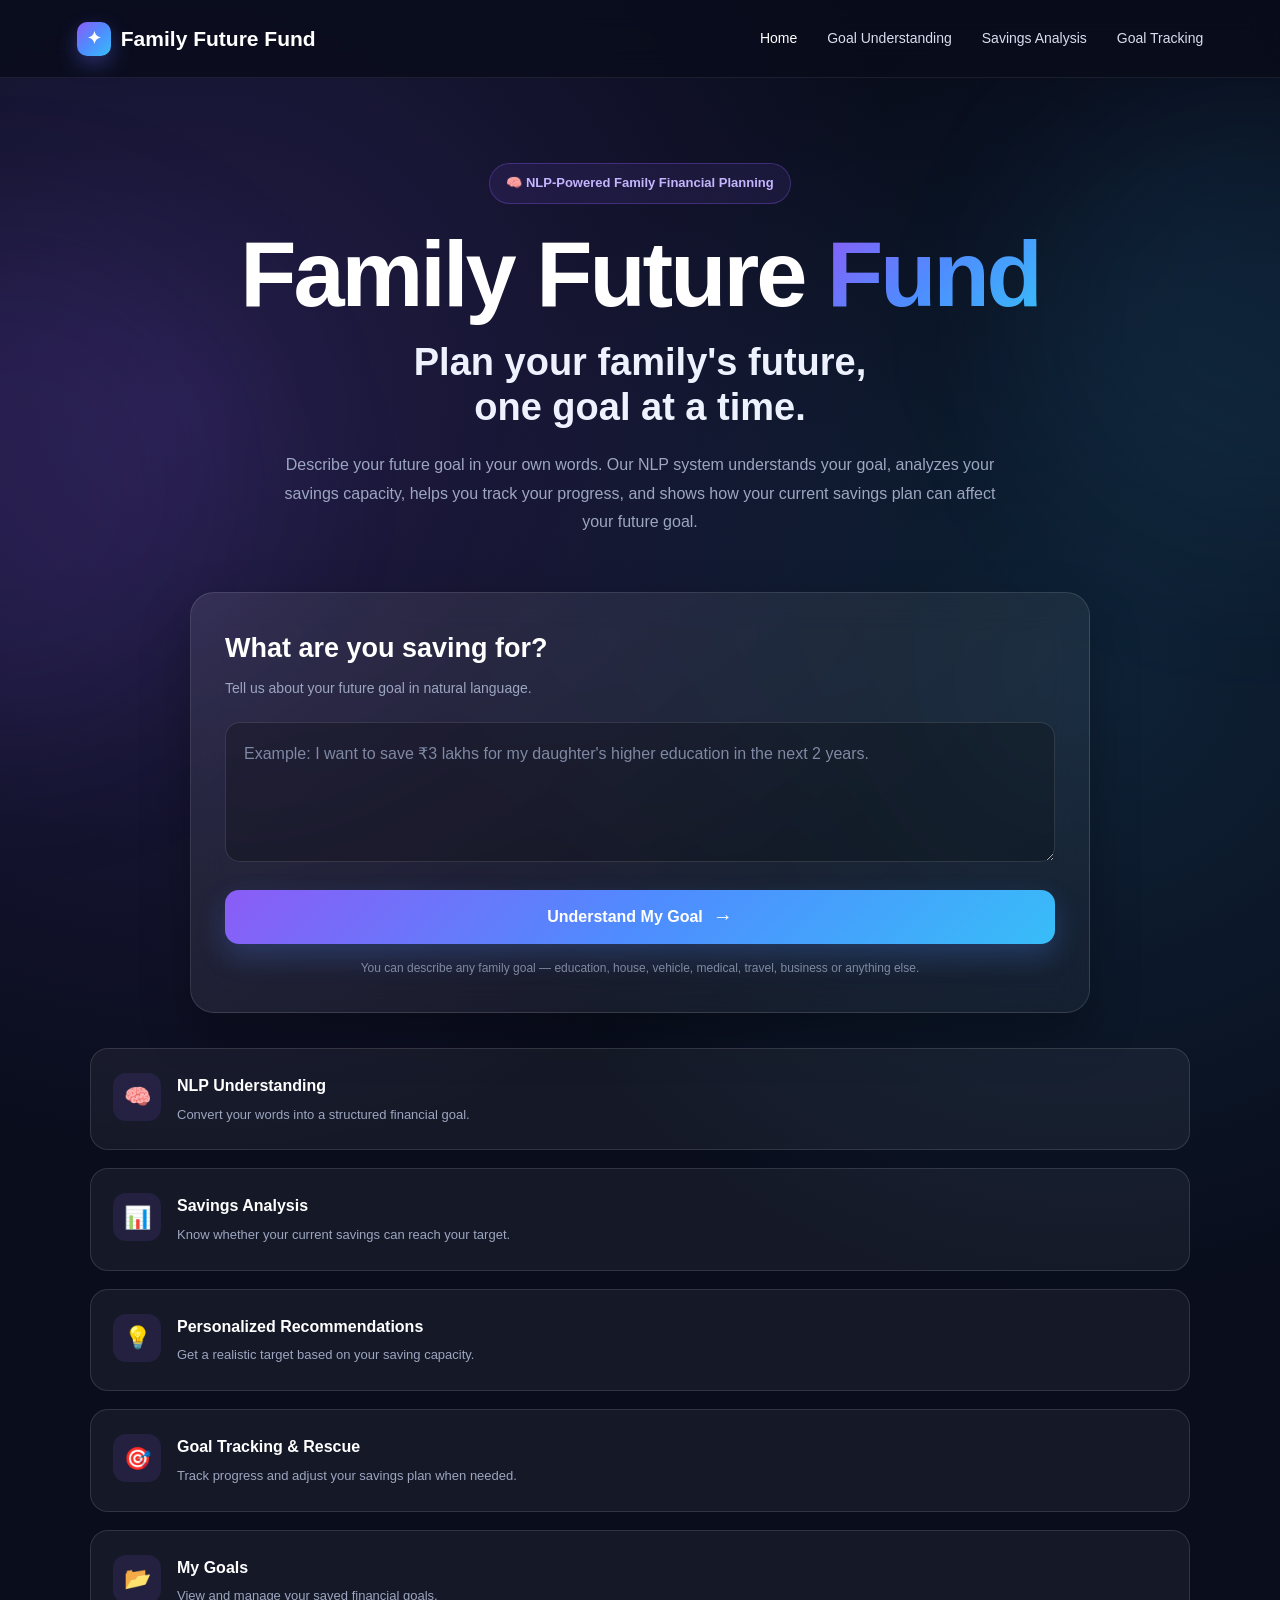
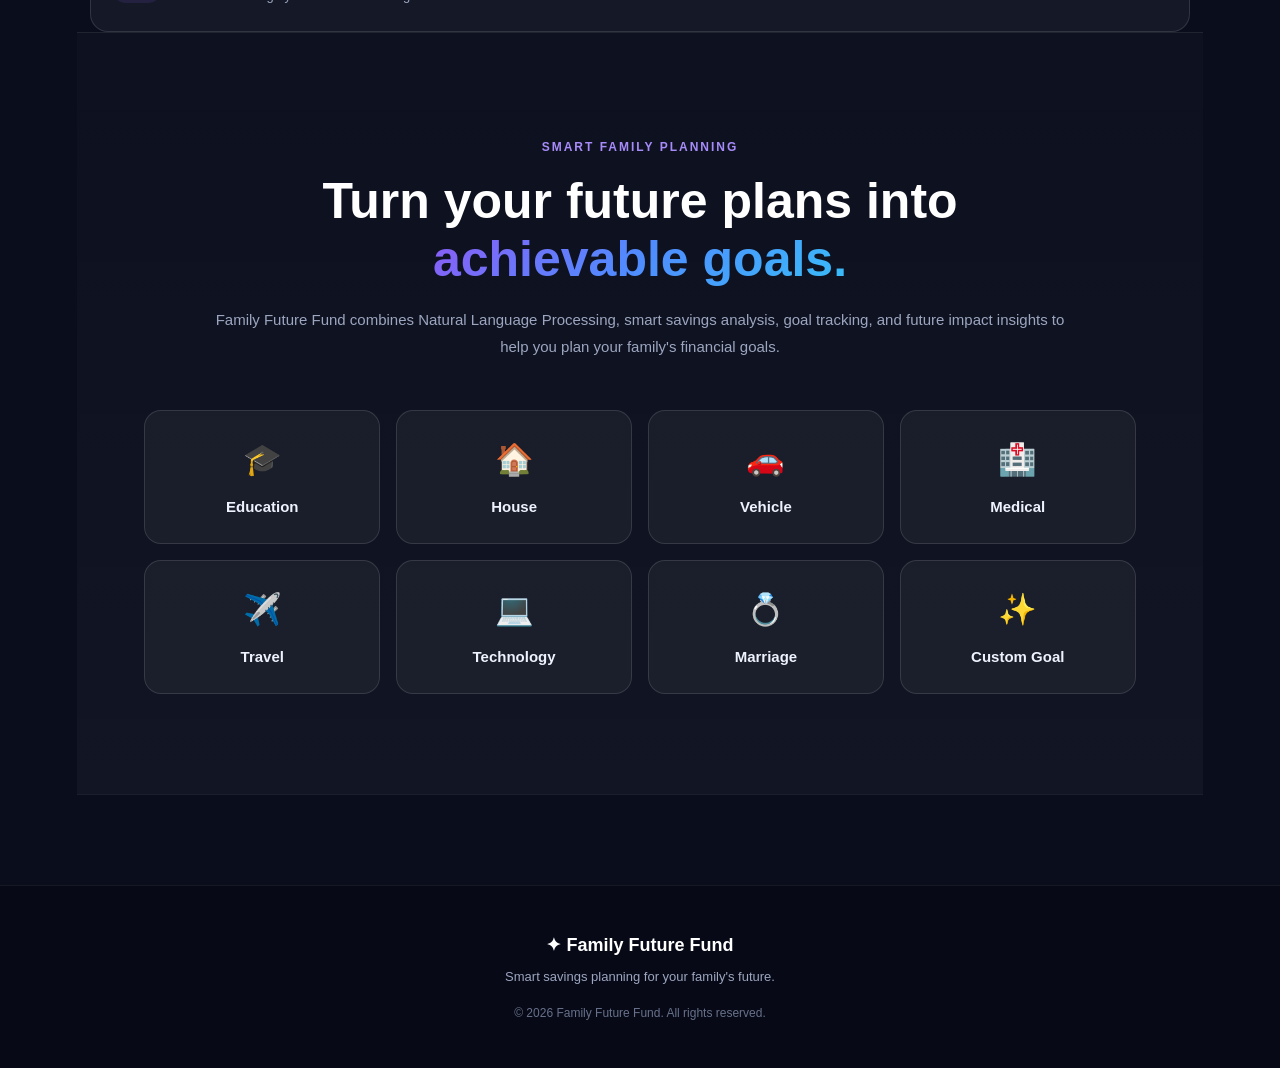
<file: Frontend/index.html>
<!DOCTYPE html>
<html lang="en">

<head>
    <meta charset="UTF-8">
    <meta name="viewport" content="width=device-width, initial-scale=1.0">

    <title>Family Future Fund</title>

    <link rel="stylesheet" href="style.css">
</head>

<body>

    <!-- ==============================
         NAVBAR
    =============================== -->

    <header class="navbar">

        <div class="brand">
            <span class="brand-icon">✦</span>
            <span>Family Future Fund</span>
        </div>

        <nav class="nav-links">

            <a href="index.html" class="active">
                Home
            </a>

            <a href="goal.html">
                Goal Understanding
            </a>

            <a href="savings.html">
                Savings Analysis
            </a>

            <a href="tracking.html">
                Goal Tracking
            </a>

        </nav>

    </header>


    <!-- ==============================
         HERO SECTION
    =============================== -->

    <main>

        <section class="hero-section">

            <div class="hero-content">

                <div class="hero-badge">
                    🧠 NLP-Powered Family Financial Planning
                </div>

                <h1>
                    Family Future
                    <span>Fund</span>
                </h1>

                <p class="hero-title">
                    Plan your family's future,
                    <br>
                    one goal at a time.
                </p>

                <p class="hero-description">
                    Describe your future goal in your own words.
                    Our NLP system understands your goal, analyzes
                    your savings capacity, helps you track your
                    progress, and shows how your current savings
                    plan can affect your future goal.
                </p>

            </div>


            <!-- ==============================
                 GOAL INPUT CARD
            =============================== -->

            <div class="goal-input-card">

                <div class="card-heading">

                    <h2>
                        What are you saving for?
                    </h2>

                    <p>
                        Tell us about your future goal in natural language.
                    </p>

                </div>


                <div class="goal-input-area">

                    <textarea
                        id="goalInput"
                        rows="4"
                        placeholder="Example: I want to save ₹3 lakhs for my daughter's higher education in the next 2 years."
                    ></textarea>

                </div>


                <button
                    class="primary-btn"
                    onclick="understandGoal()"
                >
                    Understand My Goal
                    <span>→</span>
                </button>


                <p class="input-hint">
                    You can describe any family goal — education, house,
                    vehicle, medical, travel, business or anything else.
                </p>

            </div>


        <!-- ==============================
                 HIGHLIGHTS
        ============================== -->

              <div class="highlight-section">


    <!-- FEATURE 1 -->

    <div class="highlight-card">

        <div class="highlight-icon">
            🧠
        </div>

        <div>

            <h3>
                NLP Understanding
            </h3>

            <p>
                Convert your words into a structured
                financial goal.
            </p>

        </div>

    </div>


    <!-- FEATURE 2 -->

    <div class="highlight-card">

        <div class="highlight-icon">
            📊
        </div>

        <div>

            <h3>
                Savings Analysis
            </h3>

            <p>
                Know whether your current savings
                can reach your target.
            </p>

        </div>

    </div>


    <!-- FEATURE 3 -->

    <div class="highlight-card">

        <div class="highlight-icon">
            💡
        </div>

        <div>

            <h3>
                Personalized Recommendations
            </h3>

            <p>
                Get a realistic target based on
                your saving capacity.
            </p>

        </div>

    </div>


    <!-- FEATURE 4 -->

    <div class="highlight-card">

        <div class="highlight-icon">
            🎯
        </div>

        <div>

            <h3>
                Goal Tracking & Rescue
            </h3>

            <p>
                Track progress and adjust your
                savings plan when needed.
            </p>

        </div>

    </div>


    <!-- FEATURE 5 -->

    <div class="highlight-card">

        <div class="highlight-icon">
            📂
        </div>

        <div>

            <h3>
                My Goals
            </h3>

            <p>
                View and manage your saved
                financial goals.
            </p>

        </div>

    </div>


            </div>

        <!-- ==============================
             INFO SECTION
        =============================== -->

        <section class="info-section">

            <div class="section-heading">

                <span>
                    SMART FAMILY PLANNING
                </span>

                <h2>
                    Turn your future plans into
                    <strong>achievable goals.</strong>
                </h2>

                <p>
                    Family Future Fund combines Natural Language
                    Processing, smart savings analysis, goal tracking,
                    and future impact insights to help you plan your
                    family's financial goals.
                </p>

            </div>


            <div class="goal-types">

                <div class="goal-type-card">
                    <span>🎓</span>
                    <h3>Education</h3>
                </div>

                <div class="goal-type-card">
                    <span>🏠</span>
                    <h3>House</h3>
                </div>

                <div class="goal-type-card">
                    <span>🚗</span>
                    <h3>Vehicle</h3>
                </div>

                <div class="goal-type-card">
                    <span>🏥</span>
                    <h3>Medical</h3>
                </div>

                <div class="goal-type-card">
                    <span>✈️</span>
                    <h3>Travel</h3>
                </div>

                <div class="goal-type-card">
                    <span>💻</span>
                    <h3>Technology</h3>
                </div>

                <div class="goal-type-card">
                    <span>💍</span>
                    <h3>Marriage</h3>
                </div>

                <div class="goal-type-card">
                    <span>✨</span>
                    <h3>Custom Goal</h3>
                </div>

            </div>

        </section>

    </main>


    <!-- ==============================
         FOOTER
    =============================== -->

    <footer class="footer">

        <div class="footer-brand">
            ✦ Family Future Fund
        </div>

        <p>
            Smart savings planning for your family's future.
        </p>

        <p class="copyright">
            © 2026 Family Future Fund. All rights reserved.
        </p>

    </footer>


    <!-- ==============================
         SCRIPT
    =============================== -->

    <script src="script.js"></script>

</body>

</html>
</file>
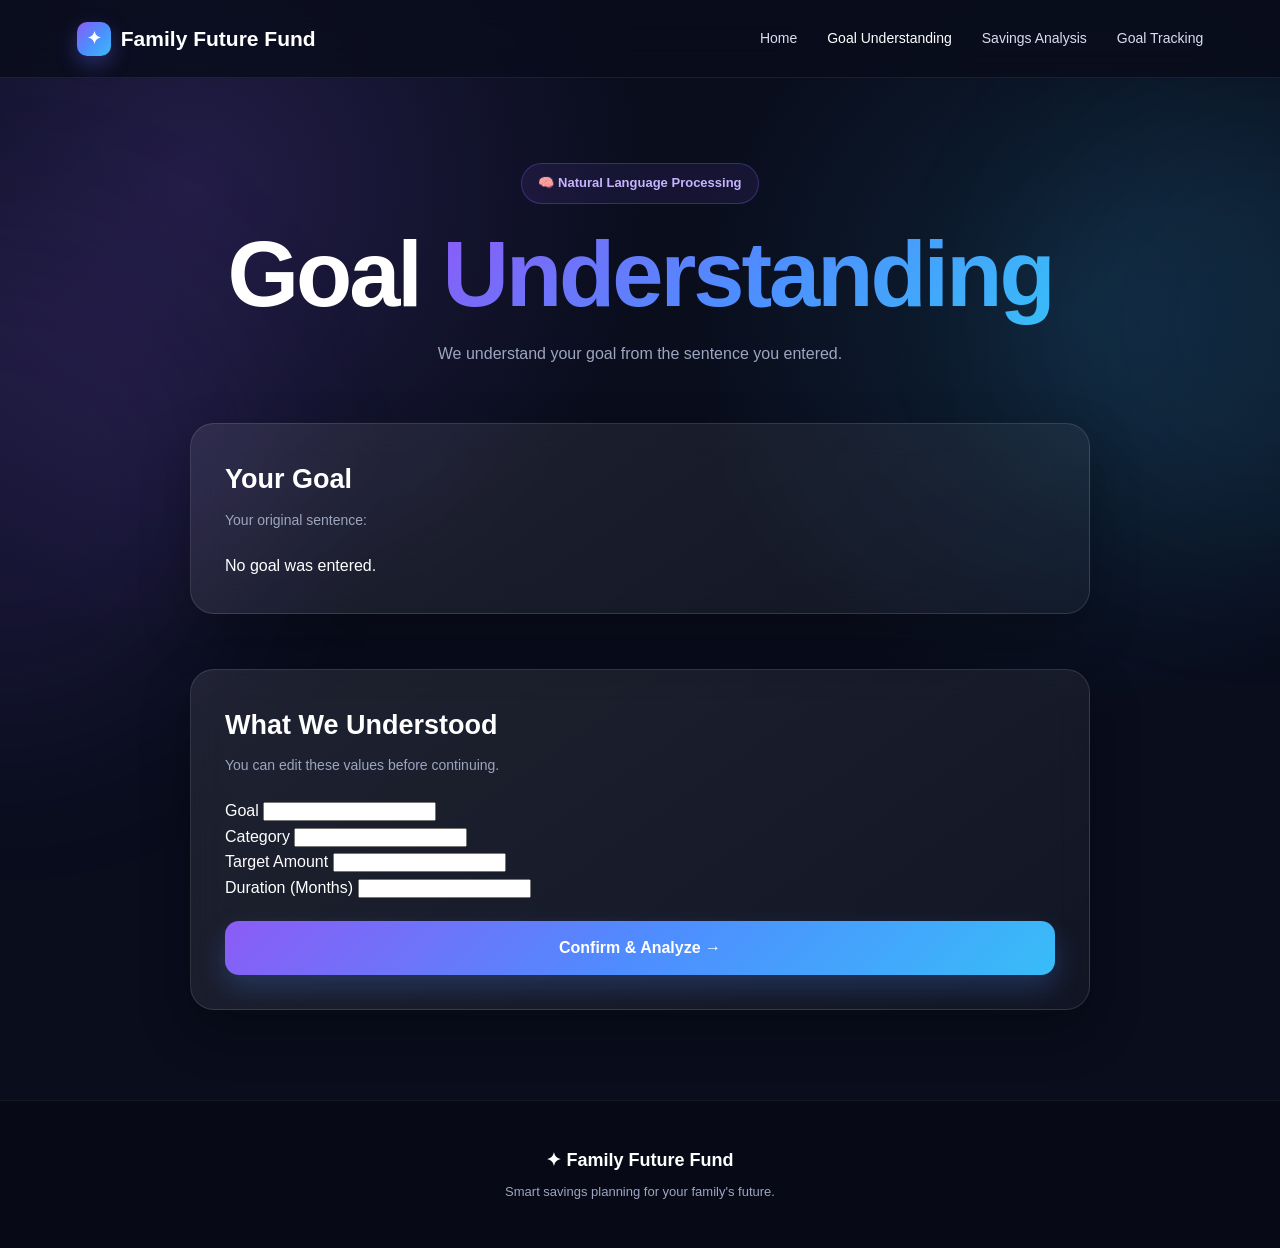
<file: Frontend/goal.html>
<!DOCTYPE html>
<html lang="en">
<head>
    <meta charset="UTF-8">
    <meta name="viewport" content="width=device-width, initial-scale=1.0">
    <title>Goal Understanding - Family Future Fund</title>

    <link rel="stylesheet" href="style.css">
</head>

<body>

<header class="navbar">

    <div class="brand">
        <span class="brand-icon">✦</span>
        <span>Family Future Fund</span>
    </div>

    <nav class="nav-links">
        <a href="index.html">Home</a>
        <a href="goal.html" class="active">Goal Understanding</a>
        <a href="savings.html">Savings Analysis</a>
        <a href="tracking.html">Goal Tracking</a>
    </nav>

</header>


<main>

    <section class="hero-section">

        <div class="hero-content">

            <div class="hero-badge">
                🧠 Natural Language Processing
            </div>

            <h1>
                Goal <span>Understanding</span>
            </h1>

            <p class="hero-description">
                We understand your goal from the sentence you entered.
            </p>

        </div>


        <div class="goal-input-card">

            <div class="card-heading">
                <h2>Your Goal</h2>
                <p>Your original sentence:</p>
            </div>

            <div class="goal-display-box">
                <p id="userGoalText"></p>
            </div>

        </div>


        <div class="goal-input-card">

            <div class="card-heading">
                <h2>What We Understood</h2>
                <p>You can edit these values before continuing.</p>
            </div>

            <div class="understood-grid">

                <div class="understood-item">
                    <label>Goal</label>
                    <input type="text" id="goalName">
                </div>

                <div class="understood-item">
                    <label>Category</label>
                    <input type="text" id="goalCategory">
                </div>

                <div class="understood-item">
                    <label>Target Amount</label>
                    <input type="number" id="targetAmount">
                </div>

                <div class="understood-item">
                    <label>Duration (Months)</label>
                    <input type="number" id="durationMonths">
                </div>

            </div>

            <button class="primary-btn" onclick="confirmGoal()">
                Confirm & Analyze →
            </button>

        </div>

    </section>

</main>


<footer class="footer">

    <div class="footer-brand">
        ✦ Family Future Fund
    </div>

    <p>Smart savings planning for your family's future.</p>

</footer>


<script>

    const userGoalText =
        localStorage.getItem("userGoalText");

    const goalTextElement =
        document.getElementById("userGoalText");


    // =========================================
    // SHOW ORIGINAL SENTENCE
    // =========================================

    if (userGoalText) {

        goalTextElement.textContent =
            userGoalText;

    } else {

        goalTextElement.textContent =
            "No goal was entered.";

    }


    // =========================================
    // CALL RENDER NLP BACKEND
    // =========================================

    async function understandGoalWithNLP() {

        try {

            const response = await fetch(
                "https://familyfuturefund-backend.onrender.com/understand-goal",
                {
                    method: "POST",

                    headers: {
                        "Content-Type": "application/json"
                    },

                    body: JSON.stringify({
                        text: userGoalText
                    })
                }
            );


            if (!response.ok) {

                throw new Error(
                    "Backend connection failed"
                );

            }


            const data =
                await response.json();


            console.log("NLP Response:", data);


            if (!data.success) {

                throw new Error(
                    data.message ||
                    "NLP could not understand the goal."
                );

            }


            // =====================================
            // AUTOMATICALLY FILL FIELDS
            // =====================================

            document.getElementById(
                "goalName"
            ).value =
                data.goal || "";


            document.getElementById(
                "goalCategory"
            ).value =
                data.category || "";


            document.getElementById(
                "targetAmount"
            ).value =
                data.target_amount || "";


            document.getElementById(
                "durationMonths"
            ).value =
                data.duration_months || "";


            console.log("Goal:", data.goal);
            console.log("Category:", data.category);
            console.log("Amount:", data.target_amount);
            console.log("Duration:", data.duration_months);


        }
        catch (error) {

            console.error(
                "NLP Error:",
                error
            );

            alert(
                "NLP backend connection failed. Please try again."
            );

        }

    }


    // =========================================
    // START NLP
    // =========================================

    if (userGoalText) {

        understandGoalWithNLP();

    }


    // =========================================
    // CONFIRM & ANALYZE
    // =========================================

    function confirmGoal() {

        const goalName =
            document.getElementById(
                "goalName"
            ).value.trim();


        const category =
            document.getElementById(
                "goalCategory"
            ).value.trim();


        const targetAmount =
            document.getElementById(
                "targetAmount"
            ).value;


        const durationMonths =
            document.getElementById(
                "durationMonths"
            ).value;


        if (
            goalName === "" ||
            category === "" ||
            targetAmount === "" ||
            durationMonths === ""
        ) {

            alert(
                "Please complete all goal details."
            );

            return;
        }


        if (
            Number(targetAmount) <= 0 ||
            Number(durationMonths) <= 0
        ) {

            alert(
                "Target amount and duration must be greater than zero."
            );

            return;
        }


        localStorage.setItem(

            "goalDetails",

            JSON.stringify({

                originalText:
                    userGoalText,

                goalName:
                    goalName,

                category:
                    category,

                targetAmount:
                    Number(targetAmount),

                durationMonths:
                    Number(durationMonths)

            })

        );


        window.location.href =
            "savings.html";

    }

</script>

</body>
</html>
</file>
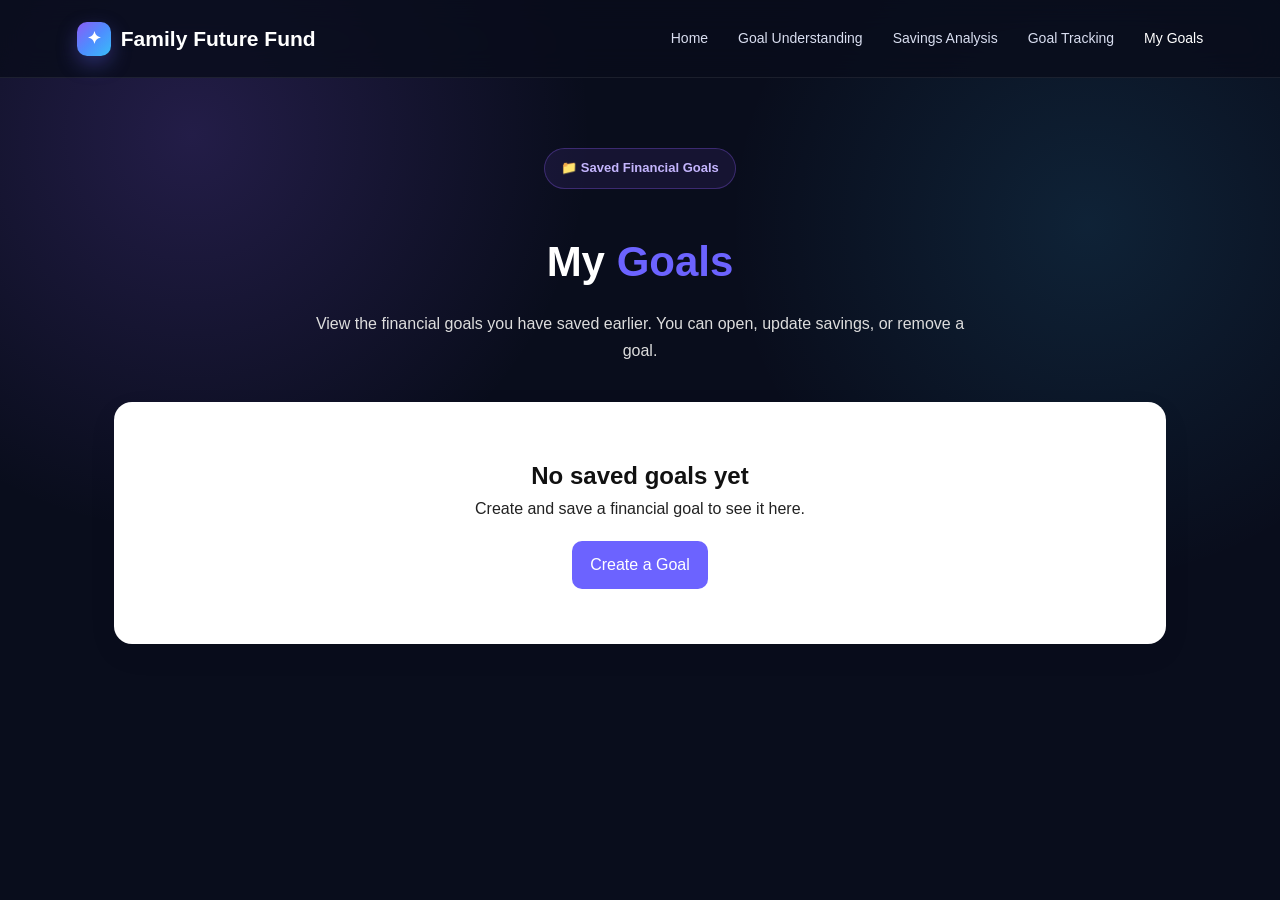
<file: Frontend/my-goals.html>
<!DOCTYPE html>
<html lang="en">
<head>
    <meta charset="UTF-8">
    <meta name="viewport" content="width=device-width, initial-scale=1.0">

    <title>My Goals - Family Future Fund</title>

    <link rel="stylesheet" href="style.css">

    <style>
        .my-goals-page{
            max-width:1100px;
            margin:0 auto;
            padding:70px 24px;
        }

        .my-goals-header{
            text-align:center;
            margin-bottom:38px;
        }

        .my-goals-header h1{
            font-size:42px;
            margin:15px 0;
            color:#ffffff !important;
        }

        .my-goals-header h1 span{
            color:#6c63ff;
        }

        .my-goals-header p{
            max-width:650px;
            margin:auto;
            line-height:1.7;
            color:#dddddd !important;
        }

        .goals-grid{
            display:grid;
            grid-template-columns:repeat(auto-fit,minmax(280px,1fr));
            gap:22px;
        }

        .goal-history-card{
            background:#fff;
            border-radius:18px;
            padding:24px;
            box-shadow:0 10px 30px rgba(0,0,0,.08);
            border:1px solid #eee;
        }

        .goal-history-top{
            display:flex;
            justify-content:space-between;
            gap:15px;
            align-items:flex-start;
        }

        .goal-history-card h2{
            margin:0 0 7px;
            color:#111111 !important;
        }

        .goal-category{
            margin:0 0 20px;
            opacity:.7;
            color:#222222 !important;
        }

        .goal-detail{
            display:flex;
            justify-content:space-between;
            padding:9px 0;
            border-bottom:1px solid #eee;
            color:#222222 !important;
        }

        .goal-detail strong{
            color:#111111 !important;
        }

        .goal-detail:last-of-type{
            border-bottom:0;
        }

        .goal-actions{
            display:flex;
            gap:10px;
            margin-top:20px;
            flex-wrap:wrap;
        }

        .goal-actions button{
            border:0;
            border-radius:10px;
            padding:10px 14px;
            cursor:pointer;
            font-weight:600;
        }

        .view-btn{
            background:#6c63ff;
            color:#fff;
        }

        .update-btn{
            background:#198754;
            color:#fff;
        }

        .delete-btn{
            background:#f3f3f3;
            color:#c0392b;
        }

        .empty-goals{
            text-align:center;
            padding:55px 20px;
            background:#fff;
            border-radius:18px;
            box-shadow:0 10px 30px rgba(0,0,0,.06);
        }

        .empty-goals h2{
            color:#111111 !important;
        }

        .empty-goals p{
            margin-bottom:20px;
            color:#222222 !important;
        }

        .back-btn{
            display:inline-block;
            text-decoration:none;
            background:#6c63ff;
            color:#fff;
            padding:11px 18px;
            border-radius:10px;
        }

        .goal-status{
            font-size:12px;
            padding:6px 10px;
            border-radius:20px;
            background:#f0f0ff;
            white-space:nowrap;
        }

        /* UPDATE SAVINGS BOX */

        .update-savings-box{
            margin-top:18px;
            padding:16px;
            background:#f7f7ff;
            border-radius:12px;
            border:1px solid #e2e2ff;
        }

        .update-savings-box p{
            margin:5px 0 10px;
            color:#222 !important;
        }

        .update-savings-box strong{
            color:#111 !important;
        }

        .update-savings-box input{
            width:100%;
            box-sizing:border-box;
            padding:11px 12px;
            border:1px solid #ccc;
            border-radius:8px;
            margin-bottom:10px;
            font-size:15px;
        }

        .update-confirm-btn{
            background:#198754;
            color:white;
            border:0;
            border-radius:8px;
            padding:9px 14px;
            cursor:pointer;
            font-weight:600;
        }

        .cancel-update-btn{
            background:#ddd;
            color:#222;
            border:0;
            border-radius:8px;
            padding:9px 14px;
            cursor:pointer;
            font-weight:600;
            margin-left:6px;
        }

        .progress-mini{
            margin-top:14px;
        }

        .progress-mini-label{
            display:flex;
            justify-content:space-between;
            font-size:13px;
            color:#222;
            margin-bottom:6px;
        }

        .progress-mini-bar{
            width:100%;
            height:8px;
            background:#e5e5e5;
            border-radius:10px;
            overflow:hidden;
        }

        .progress-mini-fill{
            height:100%;
            background:#6c63ff;
            border-radius:10px;
        }

        @media(max-width:600px){
            .my-goals-header h1{
                font-size:32px;
            }

            .goal-history-top{
                flex-direction:column;
            }

            .goal-actions{
                flex-direction:column;
            }

            .goal-actions button{
                width:100%;
            }
        }
    </style>
</head>

<body>

<header class="navbar">

    <div
        class="brand"
        style="color:#ffffff !important; opacity:1 !important;"
    >
        <span class="brand-icon">✦</span>
        <span>Family Future Fund</span>
    </div>

    <nav class="nav-links">

        <a href="index.html">
            Home
        </a>

        <a href="goal.html">
            Goal Understanding
        </a>

        <a href="savings.html">
            Savings Analysis
        </a>

        <a href="tracking.html">
            Goal Tracking
        </a>

        <a href="my-goals.html" class="active">
            My Goals
        </a>

    </nav>

</header>


<main>

<section class="my-goals-page">

    <div class="my-goals-header">

        <div class="hero-badge">
            📁 Saved Financial Goals
        </div>

        <h1>
            My <span>Goals</span>
        </h1>

        <p>
            View the financial goals you have saved earlier.
            You can open, update savings, or remove a goal.
        </p>

    </div>


    <div id="goalsContainer"></div>

</section>

</main>


<script>

function formatCurrency(amount){

    return "₹" +
        Number(amount || 0)
        .toLocaleString("en-IN");

}


/* =========================
   LOAD ALL GOALS
========================= */

function loadGoals(){

    const goals =
        JSON.parse(
            localStorage.getItem("myGoals") || "[]"
        );

    const box =
        document.getElementById(
            "goalsContainer"
        );


    if(!goals.length){

        box.innerHTML = `

            <div class="empty-goals">

                <h2>
                    No saved goals yet
                </h2>

                <p>
                    Create and save a financial goal
                    to see it here.
                </p>

                <a
                    class="back-btn"
                    href="index.html"
                >
                    Create a Goal
                </a>

            </div>

        `;

        return;
    }


    box.innerHTML = `

        <div class="goals-grid">

            ${goals.map((g,i)=>`

                <div
                    class="goal-history-card"
                    id="goal-card-${i}"
                >

                    <div class="goal-history-top">

                        <div>

                            <h2>
                                🎯
                                ${escapeHtml(g.goalName)}
                            </h2>

                            <p class="goal-category">
                                ${escapeHtml(
                                    g.category ||
                                    "Financial Goal"
                                )}
                            </p>

                        </div>


                        <span class="goal-status">

                            ${escapeHtml(
                                g.status ||
                                "In Progress"
                            )}

                        </span>

                    </div>


                    <div class="goal-detail">

                        <span>
                            Target
                        </span>

                        <strong>
                            ${formatCurrency(
                                g.targetAmount
                            )}
                        </strong>

                    </div>


                    <div class="goal-detail">

                        <span>
                            Duration
                        </span>

                        <strong>
                            ${g.durationMonths || 0}
                            months
                        </strong>

                    </div>


                    <div class="goal-detail">

                        <span>
                            Monthly Saving
                        </span>

                        <strong>
                            ${formatCurrency(
                                g.monthlySaving
                            )}
                        </strong>

                    </div>


                    <div class="goal-detail">

                        <span>
                            Saved Amount
                        </span>

                        <strong
                            id="saved-amount-${i}"
                        >
                            ${formatCurrency(
                                g.savedAmount
                            )}
                        </strong>

                    </div>


                    <div class="goal-detail">

                        <span>
                            Remaining
                        </span>

                        <strong
                            id="remaining-${i}"
                        >
                            ${formatCurrency(
                                Math.max(
                                    Number(
                                        g.targetAmount || 0
                                    ) -
                                    Number(
                                        g.savedAmount || 0
                                    ),
                                    0
                                )
                            )}
                        </strong>

                    </div>


                    <div
                        class="progress-mini"
                        id="progress-section-${i}"
                    >

                        <div
                            class="progress-mini-label"
                        >

                            <span>
                                Progress
                            </span>

                            <strong
                                id="progress-text-${i}"
                            >
                                ${calculateProgress(
                                    g.targetAmount,
                                    g.savedAmount
                                )}%
                            </strong>

                        </div>


                        <div class="progress-mini-bar">

                            <div
                                class="progress-mini-fill"
                                id="progress-fill-${i}"
                                style="
                                    width:${calculateProgress(
                                        g.targetAmount,
                                        g.savedAmount
                                    )}%;
                                "
                            ></div>

                        </div>

                    </div>


                    <div
                        class="goal-actions"
                        id="goal-actions-${i}"
                    >

                        <button
                            class="view-btn"
                            onclick="viewGoal(${i})"
                        >
                            👁️ View Details
                        </button>


                        <button
                            class="update-btn"
                            onclick="showUpdateSavings(${i})"
                        >
                            💰 Update Savings
                        </button>


                        <button
                            class="delete-btn"
                            onclick="deleteGoal(${i})"
                        >
                            🗑️ Delete
                        </button>

                    </div>


                    <div
                        id="update-box-${i}"
                        style="display:none;"
                    ></div>

                </div>

            `).join("")}

        </div>

    `;
}


/* =========================
   CALCULATE PROGRESS
========================= */

function calculateProgress(
    target,
    saved
){

    target = Number(target || 0);
    saved = Number(saved || 0);

    if(target <= 0){
        return 0;
    }

    return Math.min(
        Math.round(
            (saved / target) * 100
        ),
        100
    );
}


/* =========================
   VIEW DETAILS
========================= */

function viewGoal(i){

    const goals =
        JSON.parse(
            localStorage.getItem("myGoals") || "[]"
        );

    const g = goals[i];

    if(!g){
        return;
    }


    alert(

        "🎯 Goal: " +
        g.goalName +

        "\n\nCategory: " +
        (g.category ||
        "Financial Goal") +

        "\nTarget: " +
        formatCurrency(
            g.targetAmount
        ) +

        "\nDuration: " +
        (g.durationMonths || 0) +
        " months" +

        "\nMonthly Saving: " +
        formatCurrency(
            g.monthlySaving
        ) +

        "\nSaved Amount: " +
        formatCurrency(
            g.savedAmount
        ) +

        "\nRemaining: " +
        formatCurrency(
            Math.max(
                Number(
                    g.targetAmount || 0
                ) -
                Number(
                    g.savedAmount || 0
                ),
                0
            )
        ) +

        "\nProgress: " +
        calculateProgress(
            g.targetAmount,
            g.savedAmount
        ) +
        "%" +

        "\nStatus: " +
        (g.status ||
        "In Progress")

    );
}


/* =========================
   SHOW UPDATE SAVINGS
========================= */

function showUpdateSavings(i){

    const goals =
        JSON.parse(
            localStorage.getItem("myGoals") || "[]"
        );

    const g = goals[i];

    if(!g){
        return;
    }


    const box =
        document.getElementById(
            "update-box-" + i
        );


    box.style.display = "block";


    box.innerHTML = `

        <div class="update-savings-box">

            <p>
                Current Saved Amount:
                <strong>
                    ${formatCurrency(
                        g.savedAmount
                    )}
                </strong>
            </p>


            <input
                type="number"
                id="add-saving-${i}"
                placeholder="Enter amount to add"
                min="0"
            >


            <button
                class="update-confirm-btn"
                onclick="saveAddedAmount(${i})"
            >
                Update
            </button>


            <button
                class="cancel-update-btn"
                onclick="cancelUpdate(${i})"
            >
                Cancel
            </button>

        </div>

    `;

}


/* =========================
   ADD SAVING AMOUNT
========================= */

function saveAddedAmount(i){

    const goals =
        JSON.parse(
            localStorage.getItem("myGoals") || "[]"
        );

    const g = goals[i];

    if(!g){
        return;
    }


    const input =
        document.getElementById(
            "add-saving-" + i
        );


    const addAmount =
        Number(input.value);


    if(
        isNaN(addAmount) ||
        addAmount <= 0
    ){

        alert(
            "Please enter a valid amount to add."
        );

        return;
    }


    const currentSaved =
        Number(
            g.savedAmount || 0
        );


    const target =
        Number(
            g.targetAmount || 0
        );


    const newSaved =
        currentSaved + addAmount;


    if(newSaved > target){

        const continueUpdate =
            confirm(
                "The new saved amount is greater than the target. Do you want to continue?"
            );

        if(!continueUpdate){
            return;
        }

    }


    /* Update local My Goals history */

    g.savedAmount =
        newSaved;


    /* Update status */

    if(newSaved >= target){

        g.status =
            "Goal Achieved";

    }else{

        g.status =
            "In Progress";

    }


    goals[i] = g;


    localStorage.setItem(
        "myGoals",
        JSON.stringify(goals)
    );


    /* Also update current savedGoal */

    const savedGoal =
        JSON.parse(
            localStorage.getItem(
                "savedGoal"
            ) || "null"
        );


    if(
        savedGoal &&
        String(
            savedGoal.goalId
        ) ===
        String(
            g.goalId
        )
    ){

        savedGoal.savedAmount =
            newSaved;

        savedGoal.status =
            g.status;

        localStorage.setItem(
            "savedGoal",
            JSON.stringify(
                savedGoal
            )
        );

    }


    /*
       Refresh the same page.
       No new financial goal required.
    */

    loadGoals();

}


/* =========================
   CANCEL UPDATE
========================= */

function cancelUpdate(i){

    const box =
        document.getElementById(
            "update-box-" + i
        );

    if(box){

        box.style.display =
            "none";

        box.innerHTML =
            "";

    }

}


/* =========================
   DELETE GOAL
========================= */

function deleteGoal(i){

    const goals =
        JSON.parse(
            localStorage.getItem("myGoals") || "[]"
        );


    if(!goals[i]){
        return;
    }


    if(
        confirm(
            "Delete this saved goal?"
        )
    ){

        goals.splice(i,1);


        localStorage.setItem(
            "myGoals",
            JSON.stringify(goals)
        );


        loadGoals();

    }

}


/* =========================
   SECURITY
========================= */

function escapeHtml(value){

    return String(
        value ?? ""
    ).replace(
        /[&<>'"]/g,
        c => ({
            "&":"&amp;",
            "<":"&lt;",
            ">":"&gt;",
            "'":"&#39;",
            "\"":"&quot;"
        }[c])
    );

}


/* =========================
   START
========================= */

loadGoals();

</script>

</body>
</html>
</file>
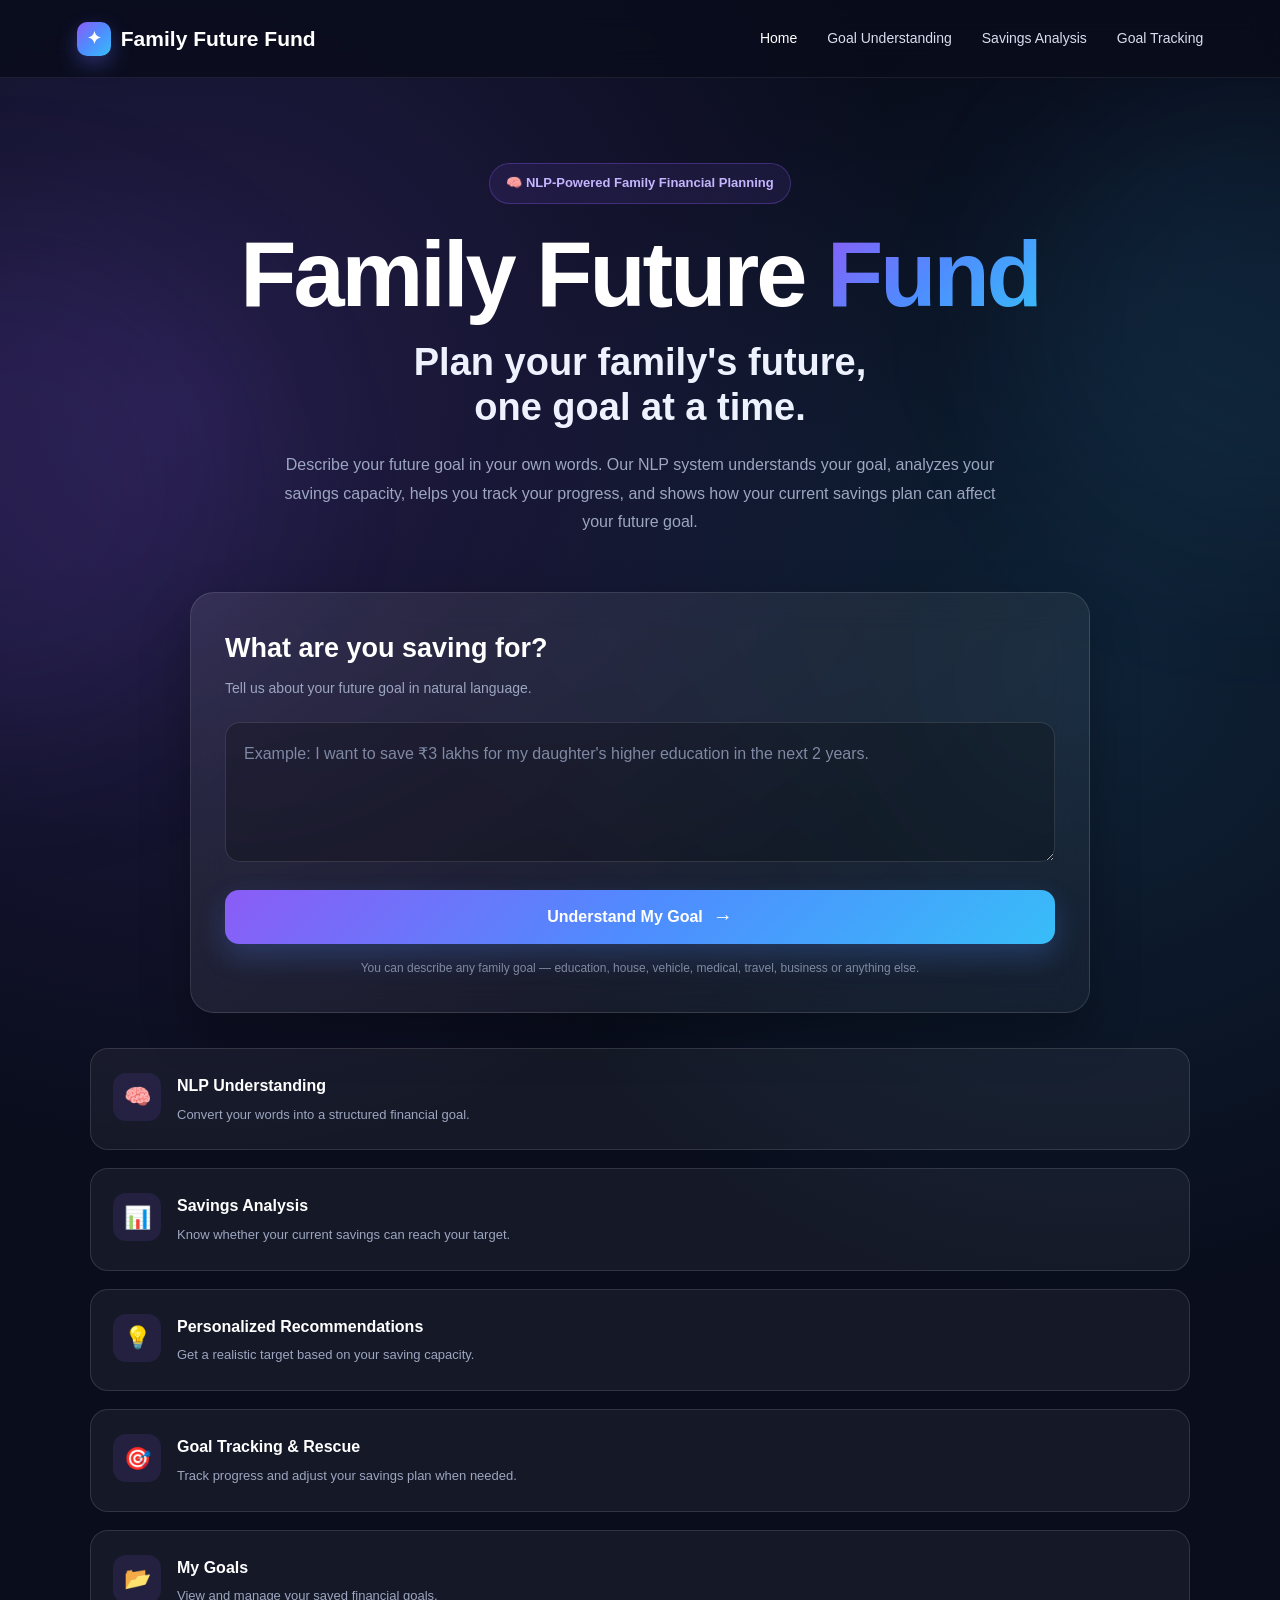
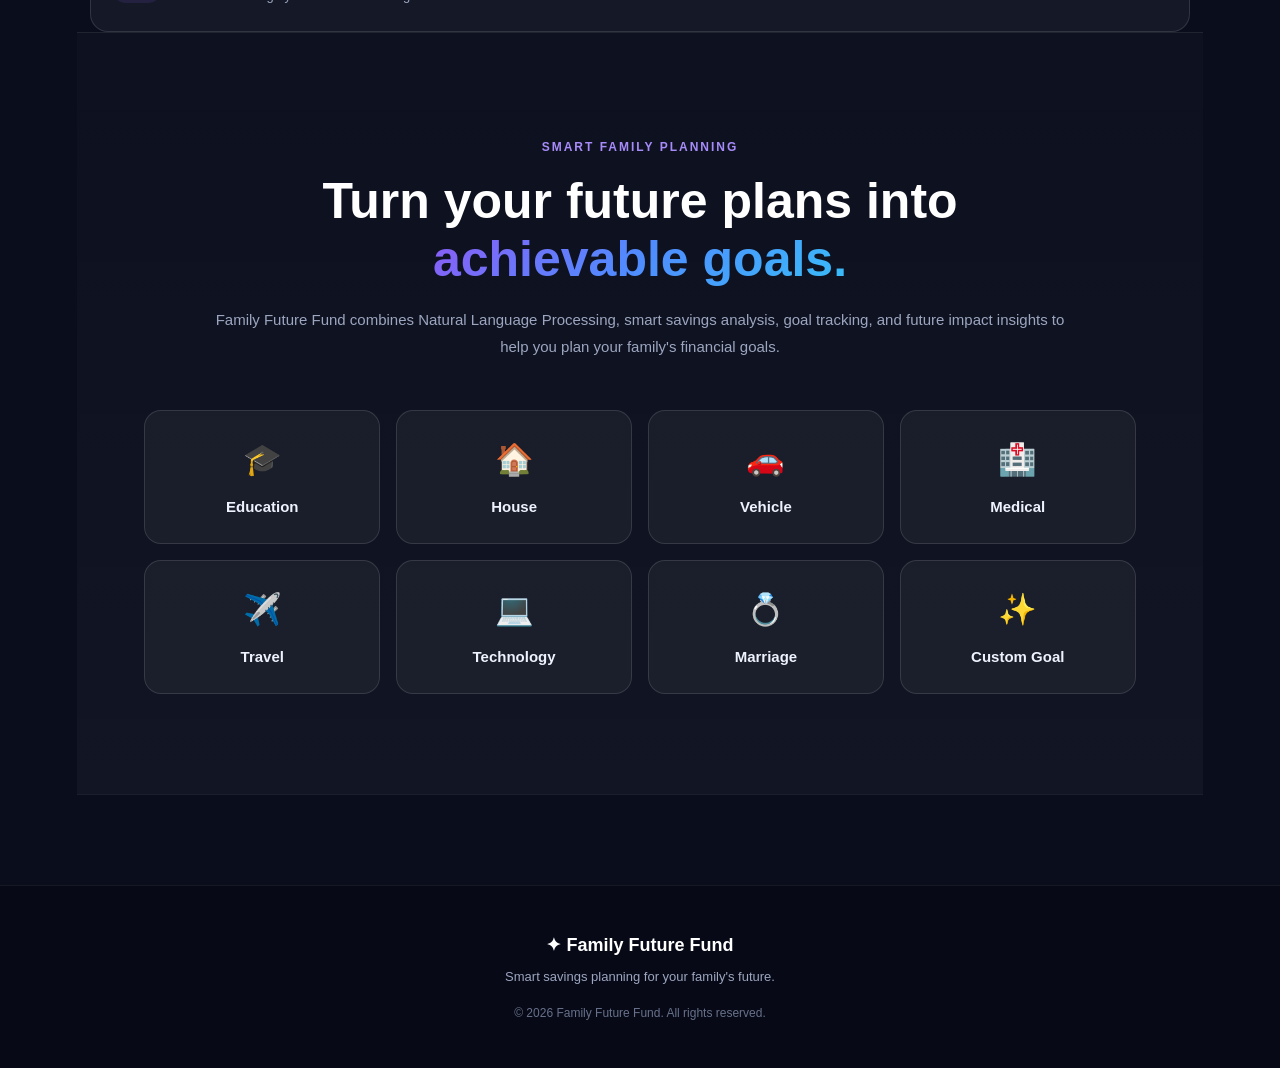
<file: Frontend/recommendations.html>
<!DOCTYPE html>
<html lang="en">

<head>
    <meta charset="UTF-8">
    <meta name="viewport" content="width=device-width, initial-scale=1.0">

    <title>Personalized Recommendations - Family Future Fund</title>

    <link rel="stylesheet" href="style.css">

    <style>

        /* ==============================
           RECOMMENDATION PAGE
        =============================== */

        .recommendation-page {
            min-height: 100vh;
            padding: 70px 30px 90px;
        }


        .recommendation-header {
            text-align: center;
            max-width: 900px;
            margin: 0 auto 50px;
        }


        .recommendation-header h1 {
            font-size: 58px;
            margin: 25px 0 15px;
        }


        .recommendation-header h1 span {
            background: linear-gradient(
                90deg,
                #8b5cf6,
                #38bdf8
            );

            -webkit-background-clip: text;
            -webkit-text-fill-color: transparent;
        }


        .recommendation-header p {
            color: #aeb9d5;
            font-size: 18px;
        }


        /* ==============================
           GOAL SUMMARY
        =============================== */

        .recommendation-goal-card {
            max-width: 1100px;
            margin: 0 auto 30px;

            padding: 30px;

            border-radius: 24px;

            background:
                linear-gradient(
                    135deg,
                    rgba(45, 38, 88, 0.85),
                    rgba(20, 38, 58, 0.9)
                );

            border: 1px solid rgba(
                255,
                255,
                255,
                0.12
            );

            display: flex;
            justify-content: space-between;
            align-items: center;

            gap: 30px;
        }


        .recommendation-goal-card h2 {
            margin: 8px 0;
            font-size: 30px;
        }


        .recommendation-goal-card p {
            margin: 5px 0;
            color: #aeb9d5;
        }


        .recommendation-target {
            text-align: right;
        }


        .recommendation-target strong {
            display: block;
            font-size: 32px;
            color: #ffffff;
        }


        .recommendation-target span {
            color: #aeb9d5;
        }


        /* ==============================
           CALCULATION CARDS
        =============================== */

        .recommendation-stats {
            max-width: 1100px;
            margin: 0 auto 35px;

            display: grid;
            grid-template-columns:
                repeat(3, 1fr);

            gap: 22px;
        }


        .recommendation-stat {
            padding: 28px;

            border-radius: 20px;

            background:
                rgba(24, 29, 52, 0.85);

            border: 1px solid
                rgba(255, 255, 255, 0.10);
        }


        .recommendation-stat .icon {
            font-size: 30px;
            margin-bottom: 15px;
        }


        .recommendation-stat span {
            display: block;
            color: #aeb9d5;
            margin-bottom: 10px;
        }


        .recommendation-stat strong {
            font-size: 27px;
            color: #ffffff;
        }


        /* ==============================
           MAIN RECOMMENDATION
        =============================== */

        .recommendation-box {
            max-width: 1100px;
            margin: 0 auto 35px;

            padding: 35px;

            border-radius: 24px;

            background:
                linear-gradient(
                    135deg,
                    rgba(91, 67, 160, 0.35),
                    rgba(28, 89, 130, 0.30)
                );

            border: 1px solid
                rgba(139, 92, 246, 0.45);
        }


        .recommendation-box .box-label {
            color: #b69cff;
            font-size: 14px;
            font-weight: 700;
            letter-spacing: 2px;
        }


        .recommendation-box h2 {
            margin: 12px 0 18px;
            font-size: 30px;
        }


        .recommended-amount {
            font-size: 48px;
            font-weight: 800;

            background:
                linear-gradient(
                    90deg,
                    #a78bfa,
                    #38bdf8
                );

            -webkit-background-clip: text;
            -webkit-text-fill-color: transparent;

            margin: 15px 0;
        }


        .recommendation-box p {
            color: #b8c3dc;
            font-size: 17px;
            line-height: 1.7;
        }


        /* ==============================
           TWO OPTIONS
        =============================== */

        .recommendation-options {
            max-width: 1100px;
            margin: 0 auto 40px;

            display: grid;
            grid-template-columns:
                repeat(2, 1fr);

            gap: 22px;
        }


        .recommendation-option {
            padding: 28px;

            border-radius: 20px;

            background:
                rgba(20, 25, 45, 0.85);

            border: 1px solid
                rgba(255, 255, 255, 0.10);
        }


        .recommendation-option h3 {
            font-size: 22px;
            margin: 10px 0;
        }


        .recommendation-option p {
            color: #aeb9d5;
            line-height: 1.6;
        }


        /* ==============================
           BUTTONS
        =============================== */

        .recommendation-actions {
            max-width: 700px;
            margin: 0 auto;

            text-align: center;

            display: flex;
            flex-direction: column;
            gap: 15px;
        }


        .recommendation-actions .secondary-btn {
            display: inline-block;

            padding: 15px 25px;

            border-radius: 12px;

            color: #ffffff;

            text-decoration: none;

            border: 1px solid
                rgba(255, 255, 255, 0.15);

            background:
                rgba(255, 255, 255, 0.05);
        }


        .recommendation-actions .secondary-btn:hover {
            background:
                rgba(255, 255, 255, 0.10);
        }


        /* ==============================
           MOBILE
        =============================== */

        @media (max-width: 800px) {

            .recommendation-header h1 {
                font-size: 40px;
            }


            .recommendation-goal-card {
                flex-direction: column;
                align-items: flex-start;
            }


            .recommendation-target {
                text-align: left;
            }


            .recommendation-stats,
            .recommendation-options {
                grid-template-columns: 1fr;
            }

        }

    </style>

</head>


<body>


    <!-- ==============================
         NAVBAR
    =============================== -->

    <header class="navbar">

        <div class="brand">

            <span class="brand-icon">
                ✦
            </span>

            <span>
                Family Future Fund
            </span>

        </div>


        <nav class="nav-links">

            <a href="index.html">
                Home
            </a>

            <a href="goal.html">
                Goal Understanding
            </a>

            <a href="savings.html">
                Savings Details
            </a>

            <a href="result.html">
                Analysis Result
            </a>

            <a href="tracking.html">
                Goal Tracking
            </a>

        </nav>

    </header>


    <!-- ==============================
         MAIN
    =============================== -->

    <main>

        <section class="recommendation-page">


            <!-- HEADER -->

            <div class="recommendation-header">

                <div class="hero-badge">
                    💡 Personalized Recommendations
                </div>

                <h1>
                    A Target That Fits
                    <span>Your Plan</span>
                </h1>

                <p>
                    Based on your current saving capacity
                    and selected duration.
                </p>

            </div>


            <!-- ==============================
                 GOAL SUMMARY
            =============================== -->

            <div class="recommendation-goal-card">

                <div>

                    <p>
                        SELECTED GOAL
                    </p>

                    <h2 id="goalName">
                        Loading...
                    </h2>

                    <p id="goalCategory">
                        Category
                    </p>

                </div>


                <div class="recommendation-target">

                    <strong id="originalTarget">
                        ₹0
                    </strong>

                    <span id="duration">
                        0 months
                    </span>

                </div>

            </div>


            <!-- ==============================
                 FINANCIAL SNAPSHOT
            =============================== -->

            <div class="recommendation-stats">


                <div class="recommendation-stat">

                    <div class="icon">
                        💰
                    </div>

                    <span>
                        Monthly Saving Capacity
                    </span>

                    <strong id="monthlySaving">
                        ₹0
                    </strong>

                </div>


                <div class="recommendation-stat">

                    <div class="icon">
                        📅
                    </div>

                    <span>
                        Selected Duration
                    </span>

                    <strong id="durationCard">
                        0 months
                    </strong>

                </div>


                <div class="recommendation-stat">

                    <div class="icon">
                        🎯
                    </div>

                    <span>
                        Potential Savings
                    </span>

                    <strong id="potentialSavings">
                        ₹0
                    </strong>

                </div>

            </div>


            <!-- ==============================
                 MAIN RECOMMENDATION
            =============================== -->

            <div class="recommendation-box">

                <span class="box-label">
                    PERSONALIZED TARGET
                </span>

                <h2>
                    Recommended Target
                </h2>

                <div
                    class="recommended-amount"
                    id="recommendedAmount"
                >
                    ₹0
                </div>

                <p id="recommendationText">
                    Your recommendation will appear here.
                </p>

            </div>


            <!-- ==============================
                 OPTIONS
            ============================== -->

            <div class="recommendation-options">


                <div class="recommendation-option">

                    <div class="icon">
                        📌
                    </div>

                    <h3>
                        If you keep your current saving
                    </h3>

                    <p id="currentPlanText">
                        Your current saving plan can support
                        a realistic target based on the selected
                        duration.
                    </p>

                </div>


                <div class="recommendation-option">

                    <div class="icon">
                        🚀
                    </div>

                    <h3>
                        If your original target is higher
                    </h3>

                    <p id="originalPlanText">
                        You may need additional monthly savings
                        or more time to reach the original target.
                    </p>

                </div>

            </div>


            <!-- ==============================
                 ACTIONS
            ============================== -->

            <div class="recommendation-actions">

                <a
                    href="result.html"
                    class="secondary-btn"
                >
                    ← Back to Analysis Result
                </a>

                <a
                    href="tracking.html"
                    class="secondary-btn"
                >
                    📊 Go to Goal Tracking
                </a>

            </div>


        </section>

    </main>


    <!-- ==============================
         JAVASCRIPT
    ============================== -->

    <script>


        // ==============================
        // LOAD STORED DATA
        // ==============================

        const goalData =
            JSON.parse(
                localStorage.getItem("goalDetails")
            );


        const analysisData =
            JSON.parse(
                localStorage.getItem("analysisDetails")
            );


        // ==============================
        // CHECK DATA
        // ==============================

        if (!goalData || !analysisData) {

            alert(
                "Recommendation information not found."
            );

            window.location.href =
                "index.html";

        }


        // ==============================
        // FORMAT CURRENCY
        // ==============================

        function formatCurrency(amount) {

            return "₹" +
                Number(amount).toLocaleString(
                    "en-IN"
                );

        }


        // ==============================
        // GET VALUES
        // ==============================

        const goalName =
            goalData.goalName || "Family Goal";


        const category =
            goalData.category || "Other";


        const target =
            Number(
                goalData.targetAmount
            ) || 0;


        const duration =
            Number(
                goalData.durationMonths
            ) || 0;


        const monthlySaving =
            Number(
                analysisData.monthlySaving
            ) || 0;


        // ==============================
        // PERSONALIZED CALCULATION
        // ==============================

        const potentialSavings =
            monthlySaving * duration;


        let recommendedTarget =
            potentialSavings;


        // ==============================
        // DISPLAY GOAL DETAILS
        // ==============================

        document.getElementById(
            "goalName"
        ).textContent =
            goalName;


        document.getElementById(
            "goalCategory"
        ).textContent =
            category;


        document.getElementById(
            "originalTarget"
        ).textContent =
            formatCurrency(target);


        document.getElementById(
            "duration"
        ).textContent =
            duration + " months";


        document.getElementById(
            "monthlySaving"
        ).textContent =
            formatCurrency(monthlySaving);


        document.getElementById(
            "durationCard"
        ).textContent =
            duration + " months";


        document.getElementById(
            "potentialSavings"
        ).textContent =
            formatCurrency(
                potentialSavings
            );


        document.getElementById(
            "recommendedAmount"
        ).textContent =
            formatCurrency(
                recommendedTarget
            );


        // ==============================
        // RECOMMENDATION TEXT
        // ==============================

        const recommendationText =
            document.getElementById(
                "recommendationText"
            );


        const currentPlanText =
            document.getElementById(
                "currentPlanText"
            );


        const originalPlanText =
            document.getElementById(
                "originalPlanText"
            );


        // ==============================
        // CASE 1:
        // TARGET IS ACHIEVABLE
        // ==============================

        if (
            target > 0 &&
            potentialSavings >= target
        ) {

            recommendedTarget =
                target;


            document.getElementById(
                "recommendedAmount"
            ).textContent =
                formatCurrency(
                    recommendedTarget
                );


            recommendationText.innerHTML = `

                Your current saving capacity of

                <strong>
                    ${formatCurrency(monthlySaving)}
                </strong>

                per month can support your original
                target of

                <strong>
                    ${formatCurrency(target)}
                </strong>

                within ${duration} months.

            `;


            currentPlanText.innerHTML = `

                You can potentially save up to

                <strong>
                    ${formatCurrency(potentialSavings)}
                </strong>

                during the selected duration.

            `;


            originalPlanText.innerHTML = `

                Your original target is within the
                calculated saving capacity for this
                time period.

            `;

        }


        // ==============================
        // CASE 2:
        // TARGET IS HIGHER THAN CAPACITY
        // ==============================

        else if (
            target > 0 &&
            potentialSavings < target
        ) {

            recommendationText.innerHTML = `

                Based on your current saving capacity
                and selected duration, you can consider
                a target around

                <strong>
                    ${formatCurrency(potentialSavings)}
                </strong>.

                Your original target is

                <strong>
                    ${formatCurrency(target)}
                </strong>.

            `;


            currentPlanText.innerHTML = `

                With

                <strong>
                    ${formatCurrency(monthlySaving)}
                </strong>

                saved every month for ${duration} months,
                your estimated saving capacity is

                <strong>
                    ${formatCurrency(potentialSavings)}
                </strong>.

            `;


            const additionalMonthly =
                Math.ceil(
                    target / duration
                );


            originalPlanText.innerHTML = `

                To reach your original target,
                approximately

                <strong>
                    ${formatCurrency(additionalMonthly)}
                </strong>

                per month would be required.

                Alternatively, you can extend the
                duration.

            `;

        }


        // ==============================
        // CASE 3:
        // NO TARGET AMOUNT
        // ==============================

        else {

            recommendationText.innerHTML = `

                Based on your current saving capacity
                of

                <strong>
                    ${formatCurrency(monthlySaving)}
                </strong>

                per month and the selected duration
                of ${duration} months, you can consider
                a target around

                <strong>
                    ${formatCurrency(potentialSavings)}
                </strong>.

            `;


            currentPlanText.innerHTML = `

                Your recommended target is calculated
                using your current monthly saving capacity
                and selected duration.

            `;


            originalPlanText.innerHTML = `

                You can adjust the target later if your
                monthly saving capacity changes.

            `;

        }


    </script>


</body>

</html>
</file>
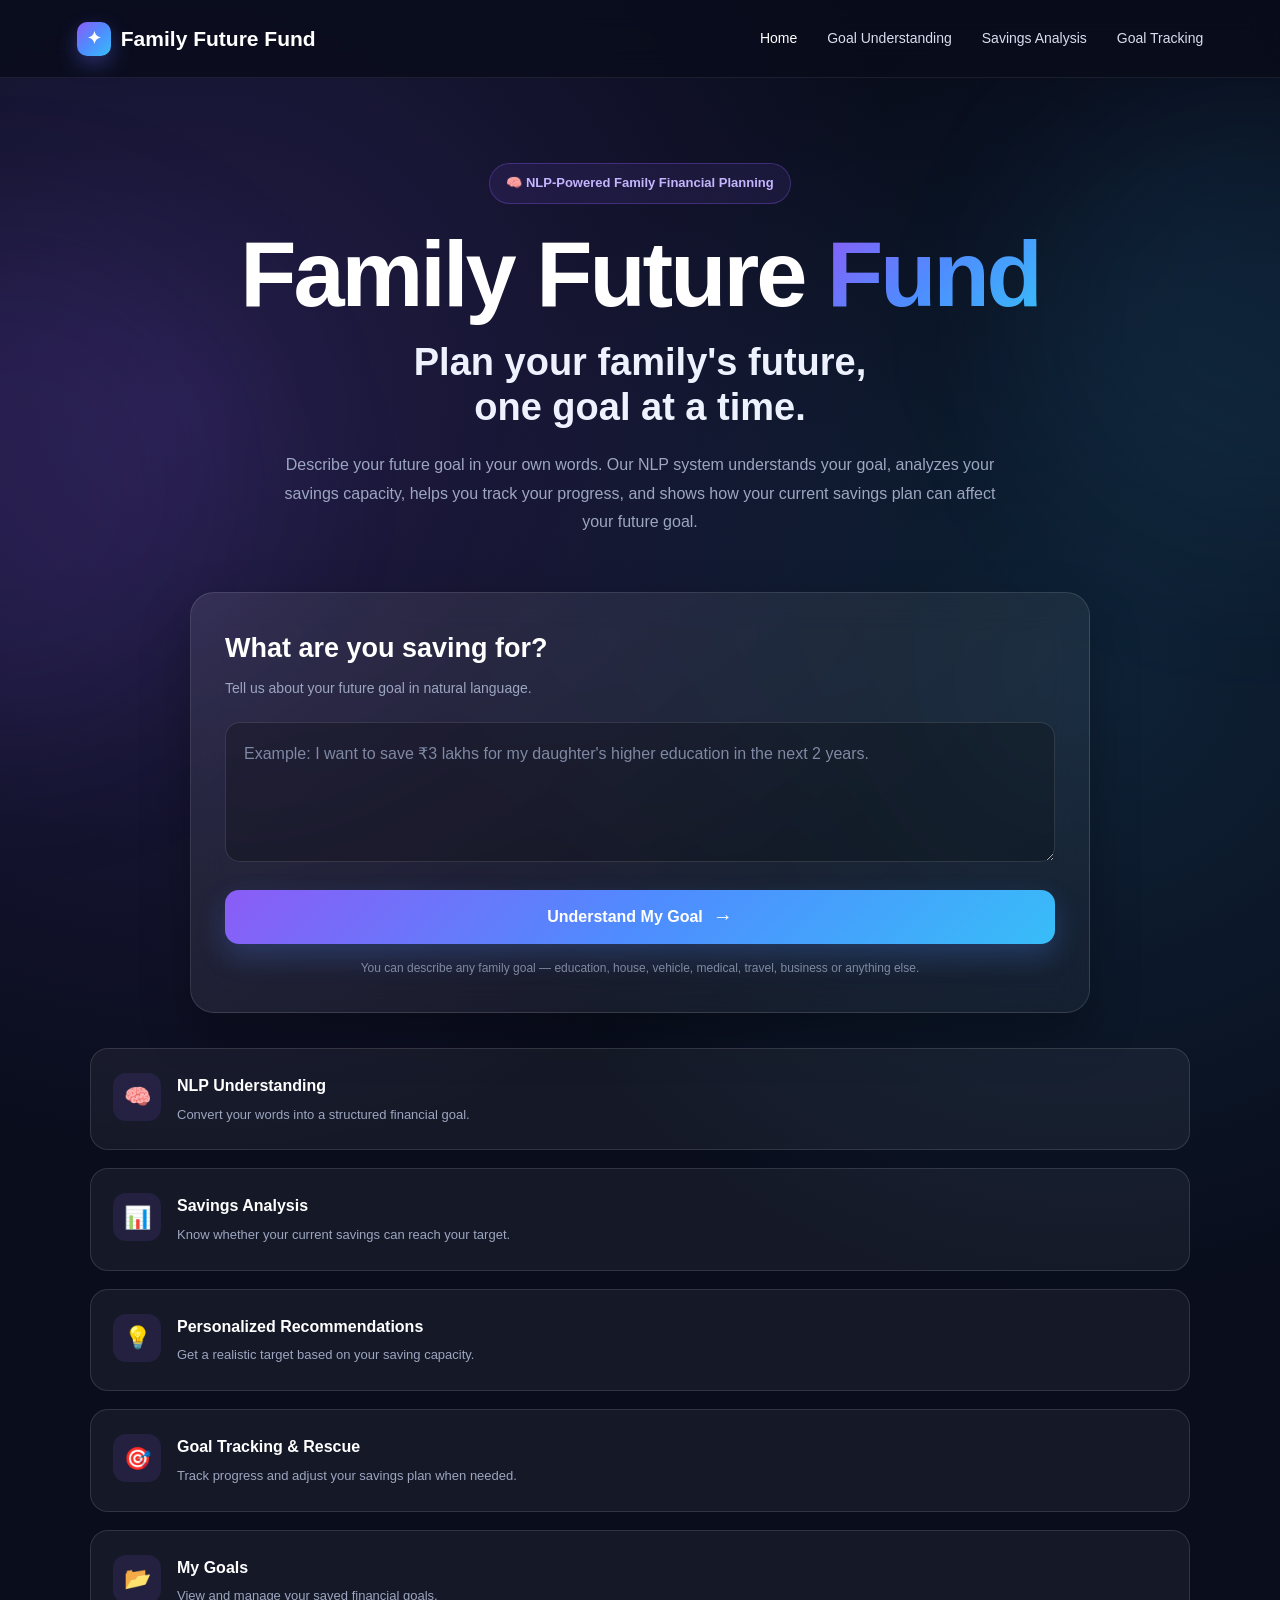
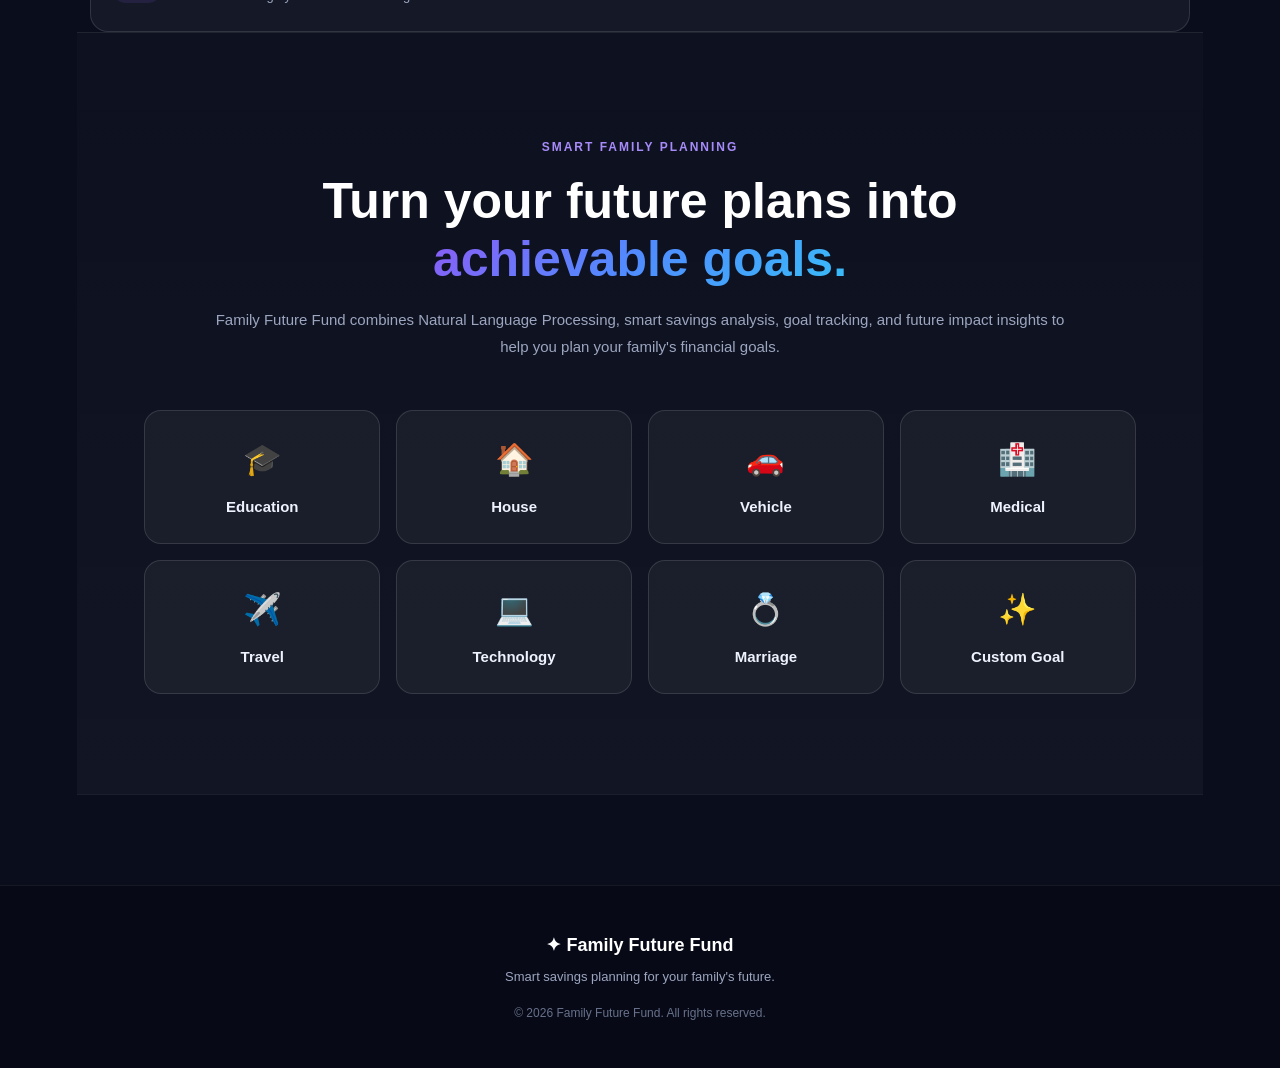
<file: Frontend/result.html>
<!DOCTYPE html>
<html lang="en">

<head>
    <meta charset="UTF-8">
    <meta name="viewport" content="width=device-width, initial-scale=1.0">

    <title>Analysis Result - Family Future Fund</title>

    <link rel="stylesheet" href="style.css">
</head>

<body>

    <!-- ==============================
         NAVBAR
    =============================== -->

    <header class="navbar">

        <div class="brand">
            <span class="brand-icon">✦</span>
            <span>Family Future Fund</span>
        </div>

        <nav class="nav-links">

            <a href="index.html">
                Home
            </a>

            <a href="goal.html">
                Goal Understanding
            </a>

            <a href="savings.html">
                Savings Details
            </a>

            <a href="result.html" class="active">
                Analysis Result
            </a>

            <a href="tracking.html">
                Goal Tracking
            </a>

        </nav>

    </header>


    <!-- ==============================
         MAIN RESULT PAGE
    ============================== -->

    <main>

        <section class="result-page">


            <!-- PAGE HEADER -->

            <div class="result-header">

                <div class="hero-badge">
                    📊 Smart Savings Analysis
                </div>

                <h1>
                    Your Savings
                    <span>Result</span>
                </h1>

                <p>
                    Here's a clear picture of how your current
                    savings plan matches your future goal.
                </p>

            </div>


            <!-- ==============================
                 GOAL SUMMARY
            ============================== -->

            <div class="result-goal-card">

                <div>

                    <p class="small-label">
                        SELECTED GOAL
                    </p>

                    <h2 id="resultGoal">
                        Loading...
                    </h2>

                    <p id="resultCategory">
                        Category
                    </p>

                </div>


                <div class="result-goal-target">

                    <strong id="resultTarget">
                        ₹0
                    </strong>

                    <span id="resultDuration">
                        0 months
                    </span>

                </div>

            </div>


            <!-- ==============================
                 MAIN RESULTS
            ============================== -->

            <div class="result-stat-grid">


                <div class="result-stat-card">

                    <div class="stat-icon">
                        💰
                    </div>

                    <span>
                        Expected Savings
                    </span>

                    <strong id="expectedSavings">
                        ₹0
                    </strong>

                </div>


                <div class="result-stat-card">

                    <div class="stat-icon">
                        📅
                    </div>

                    <span>
                        Required Monthly Saving
                    </span>

                    <strong id="requiredSaving">
                        ₹0
                    </strong>

                </div>


                <div class="result-stat-card">

                    <div class="stat-icon">
                        📌
                    </div>

                    <span>
                        Amount Remaining
                    </span>

                    <strong id="amountRemaining">
                        ₹0
                    </strong>

                </div>


                <div class="result-stat-card status-result-card">

                    <div class="stat-icon">
                        🎯
                    </div>

                    <span>
                        Goal Status
                    </span>

                    <strong id="goalStatus">
                        -
                    </strong>

                </div>

            </div>


            <!-- ==============================
                 RESULT MESSAGE
            ============================== -->

            <div
                class="result-message"
                id="resultMessage"
            >
            </div>


            <!-- ==============================
                 GOAL RESCUE
            ============================== -->

            <section
                class="result-rescue"
                id="rescueSection"
            >

                <div class="rescue-header">

                    <div>

                        <span class="rescue-label">
                            SMART ALTERNATIVES
                        </span>

                        <h2>
                            🛟 Goal Rescue
                        </h2>

                        <p>
                            Your current saving plan may need
                            an adjustment. Choose the approach
                            that works best for your family.
                        </p>

                    </div>

                </div>


                <div class="result-rescue-grid">


                    <!-- OPTION 1 -->

                    <div class="result-rescue-card">

                        <div class="rescue-card-icon">
                            💪
                        </div>

                        <h3>
                            Save More
                        </h3>

                        <p>
                            Increase your monthly saving to
                            reach the original target within
                            the selected duration.
                        </p>

                        <strong id="saveMoreAmount">
                            ₹0 / month
                        </strong>

                        <span>
                            Target within selected duration
                        </span>

                    </div>


                    <!-- OPTION 2 -->

                    <div class="result-rescue-card">

                        <div class="rescue-card-icon">
                            ⏳
                        </div>

                        <h3>
                            Take More Time
                        </h3>

                        <p>
                            Continue your current monthly saving
                            and allow more time to reach the goal.
                        </p>

                        <strong id="moreTimeAmount">
                            0 months
                        </strong>

                        <span>
                            Estimated completion time
                        </span>

                    </div>


                    <!-- OPTION 3 -->

                    <div class="result-rescue-card">

                        <div class="rescue-card-icon">
                            🎯
                        </div>

                        <h3>
                            Adjust Target
                        </h3>

                        <p>
                            Keep your current savings and selected
                            duration with a lower achievable target.
                        </p>

                        <strong id="adjustTargetAmount">
                            ₹0
                        </strong>

                        <span>
                            Achievable target
                        </span>

                    </div>

                </div>

            </section>


            <!-- ==============================
                 SAVE GOAL + PERSONALIZED RECOMMENDATIONS
            ============================== -->

            <div class="result-action">

                <!-- SAVE THIS GOAL -->

                <button
                    class="primary-btn"
                    onclick="saveGoal()"
                >
                    Save This Goal
                    <span>→</span>
                </button>

                <p>
                    Save this plan to track your progress later.
                </p>


                <!-- PERSONALIZED RECOMMENDATIONS -->

                <button
                    class="primary-btn"
                    type="button"
                    onclick="window.location.href='recommendations.html'"
                    style="margin-top: 18px;"
                >
                    💡 Personalized Recommendations
                    <span>→</span>
                </button>

                <p>
                    Get a realistic target based on your saving capacity.
                </p>

            </div>

        </section>

    </main>


    <!-- ==============================
         FOOTER
    ============================== -->

    <footer class="footer">

        <div class="footer-brand">
            ✦ Family Future Fund
        </div>

        <p>
            Smart savings planning for your family's future.
        </p>

        <p class="copyright">
            © 2026 Family Future Fund. All rights reserved.
        </p>

    </footer>


    <!-- ==============================
         JAVASCRIPT
    ============================== -->

    <script>

        const goalData =
            JSON.parse(
                localStorage.getItem("goalDetails")
            );


        const analysisData =
            JSON.parse(
                localStorage.getItem("analysisDetails")
            );


        if (!goalData || !analysisData) {

            alert(
                "Analysis information not found."
            );

            window.location.href =
                "index.html";

        }


        function formatCurrency(amount) {

            return "₹" +
                Number(amount).toLocaleString("en-IN");

        }


        // ==============================
        // DISPLAY GOAL DETAILS
        // ==============================

        document.getElementById(
            "resultGoal"
        ).textContent =
            goalData.goalName;


        document.getElementById(
            "resultCategory"
        ).textContent =
            goalData.category;


        document.getElementById(
            "resultTarget"
        ).textContent =
            formatCurrency(
                goalData.targetAmount
            );


        document.getElementById(
            "resultDuration"
        ).textContent =
            goalData.durationMonths +
            " months";


        // ==============================
        // DISPLAY ANALYSIS
        // ==============================

        document.getElementById(
            "expectedSavings"
        ).textContent =
            formatCurrency(
                analysisData.expectedSavings
            );


        document.getElementById(
            "requiredSaving"
        ).textContent =
            formatCurrency(
                Math.ceil(
                    analysisData.requiredSaving
                )
            );


        document.getElementById(
            "amountRemaining"
        ).textContent =
            formatCurrency(
                analysisData.amountRemaining
            );


        document.getElementById(
            "goalStatus"
        ).textContent =
            analysisData.status;


        // ==============================
        // RESULT MESSAGE
        // ==============================

        const resultMessage =
            document.getElementById(
                "resultMessage"
            );


        const target =
            Number(
                goalData.targetAmount
            );


        const duration =
            Number(
                goalData.durationMonths
            );


        const monthlySaving =
            Number(
                analysisData.monthlySaving
            );


        const expectedSavings =
            Number(
                analysisData.expectedSavings
            );


        const requiredSaving =
            Number(
                analysisData.requiredSaving
            );


        const remaining =
            Number(
                analysisData.amountRemaining
            );


        if (expectedSavings >= target) {

            resultMessage.className =
                "result-message success-message";


            resultMessage.innerHTML = `

                <div class="message-icon">
                    🎉
                </div>

                <div>

                    <h3>
                        Your goal is achievable!
                    </h3>

                    <p>

                        Based on your current monthly saving of

                        <strong>
                            ${formatCurrency(monthlySaving)}
                        </strong>,

                        you can reach your target within

                        <strong>
                            ${duration} months
                        </strong>.

                    </p>

                </div>

            `;

        }

        else {

            resultMessage.className =
                "result-message warning-message";


            resultMessage.innerHTML = `

                <div class="message-icon">
                    🟡
                </div>

                <div>

                    <h3>
                        Your goal needs additional saving
                    </h3>

                    <p>

                        You can currently save

                        <strong>
                            ${formatCurrency(monthlySaving)}
                        </strong>

                        per month.

                        To reach your target of

                        <strong>
                            ${formatCurrency(target)}
                        </strong>

                        within ${duration} months,

                        you need approximately

                        <strong>
                            ${formatCurrency(
                                Math.ceil(requiredSaving)
                            )}
                        </strong>

                        per month.

                        Amount remaining:

                        <strong>
                            ${formatCurrency(remaining)}
                        </strong>.

                    </p>

                </div>

            `;

        }


        // ==============================
        // GOAL RESCUE CALCULATIONS
        // ==============================

        const rescueSection =
            document.getElementById(
                "rescueSection"
            );


        if (expectedSavings >= target) {

            rescueSection.style.display =
                "none";

        }

        else {

            rescueSection.style.display =
                "block";


            const monthsNeeded =
                monthlySaving > 0

                ? Math.ceil(
                    target / monthlySaving
                )

                : 0;


            const achievableTarget =
                monthlySaving * duration;


            document.getElementById(
                "saveMoreAmount"
            ).textContent =

                formatCurrency(
                    Math.ceil(requiredSaving)
                )

                + " / month";


            document.getElementById(
                "moreTimeAmount"
            ).textContent =

                monthsNeeded > 0

                ? monthsNeeded + " months"

                : "Not available";


            document.getElementById(
                "adjustTargetAmount"
            ).textContent =

                formatCurrency(
                    achievableTarget
                );

        }


        // ==============================
        // SAVE GOAL
        // ==============================

        async function saveGoal() {

            const savedGoal = {

                goalName:
                    goalData.goalName,

                category:
                    goalData.category,

                targetAmount:
                    Number(
                        goalData.targetAmount
                    ),

                durationMonths:
                    Number(
                        goalData.durationMonths
                    ),

                monthlySaving:
                    Number(
                        analysisData.monthlySaving
                    ),

                savedAmount:
                    0,

                status:
                    "In Progress"

            };


            try {

                const response =
                    await fetch(

                       "https://familyfuturefund-backend.onrender.com/save-goal",

                        {

                            method: "POST",

                            headers: {
                                "Content-Type":
                                    "application/json"
                            },

                            body: JSON.stringify({

                                goal_name:
                                    savedGoal.goalName,

                                category:
                                    savedGoal.category,

                                target_amount:
                                    savedGoal.targetAmount,

                                duration_months:
                                    savedGoal.durationMonths,

                                monthly_saving:
                                    savedGoal.monthlySaving,

                                saved_amount:
                                    savedGoal.savedAmount,

                                status:
                                    savedGoal.status

                            })

                        }

                    );


                if (!response.ok) {

                    const errorText =
                        await response.text();

                    console.error(
                        "Backend Error:",
                        errorText
                    );

                    throw new Error(
                        `HTTP ${response.status}: ${errorText}`
                    );

                }


                const data =
                    await response.json();


                console.log(
                    "Database Response:",
                    data
                );


                if (!data.success) {

                    throw new Error(
                        data.message ||
                        "Goal could not be saved."
                    );

                }


                // =================================
                // DATABASE GOAL ID
                // =================================

                savedGoal.goalId =
                    data.goal_id;


                // =================================
                // CURRENT GOAL FOR TRACKING
                // =================================

                localStorage.setItem(
                    "savedGoal",
                    JSON.stringify(
                        savedGoal
                    )
                );


                // =================================
                // MY GOALS HISTORY
                // =================================

                let myGoals =

                    JSON.parse(
                        localStorage.getItem(
                            "myGoals"
                        ) || "[]"
                    );


                const historyGoal = {

                    ...savedGoal,

                    savedAt:
                        new Date().toLocaleString(
                            "en-IN"
                        )

                };


                myGoals.unshift(
                    historyGoal
                );


                localStorage.setItem(
                    "myGoals",
                    JSON.stringify(
                        myGoals
                    )
                );


                // =================================
                // SUCCESS
                // =================================

                alert(
                    "Goal saved successfully!"
                );


                window.location.href =
                    "tracking.html";


            }

            catch (error) {

                console.error(
                    "Save Goal Error:",
                    error
                );


                alert(
                    "Save failed: " +
                    error.message
                );

            }

        }

    </script>

</body>

</html>
</file>
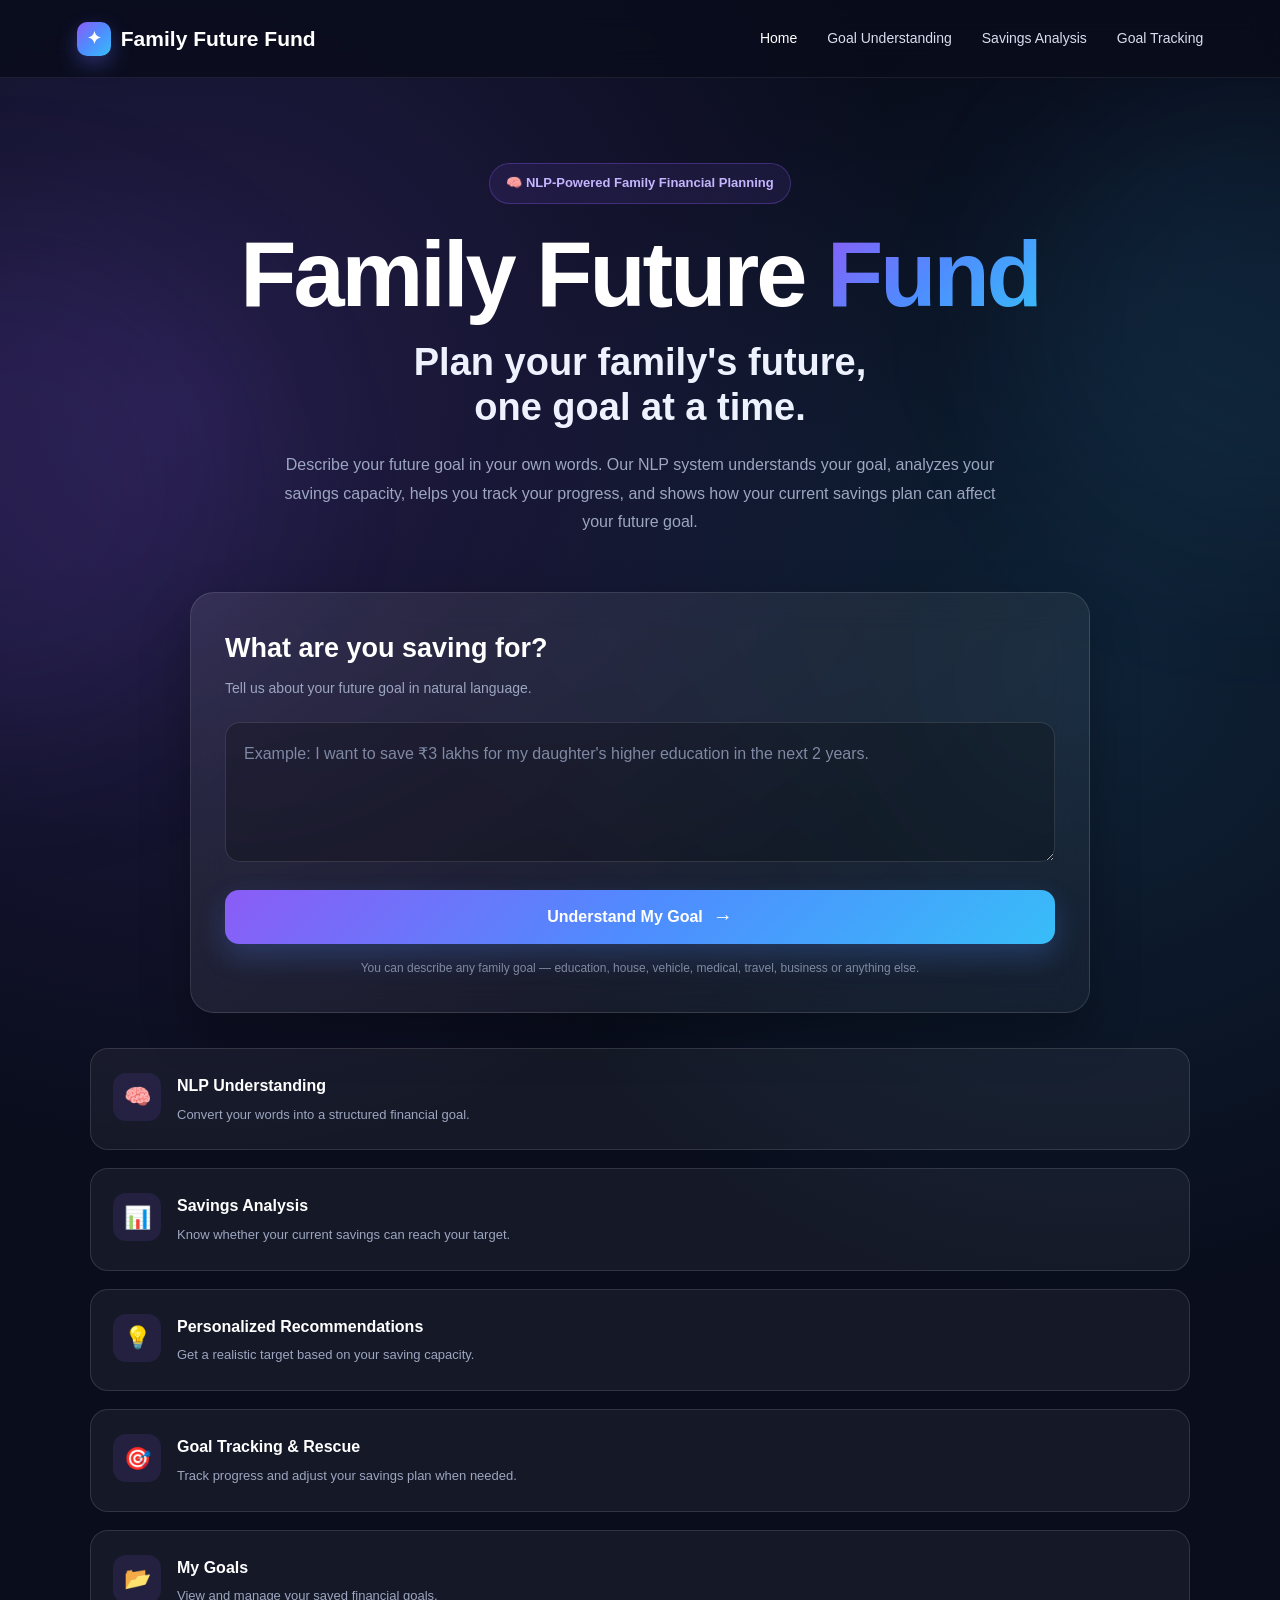
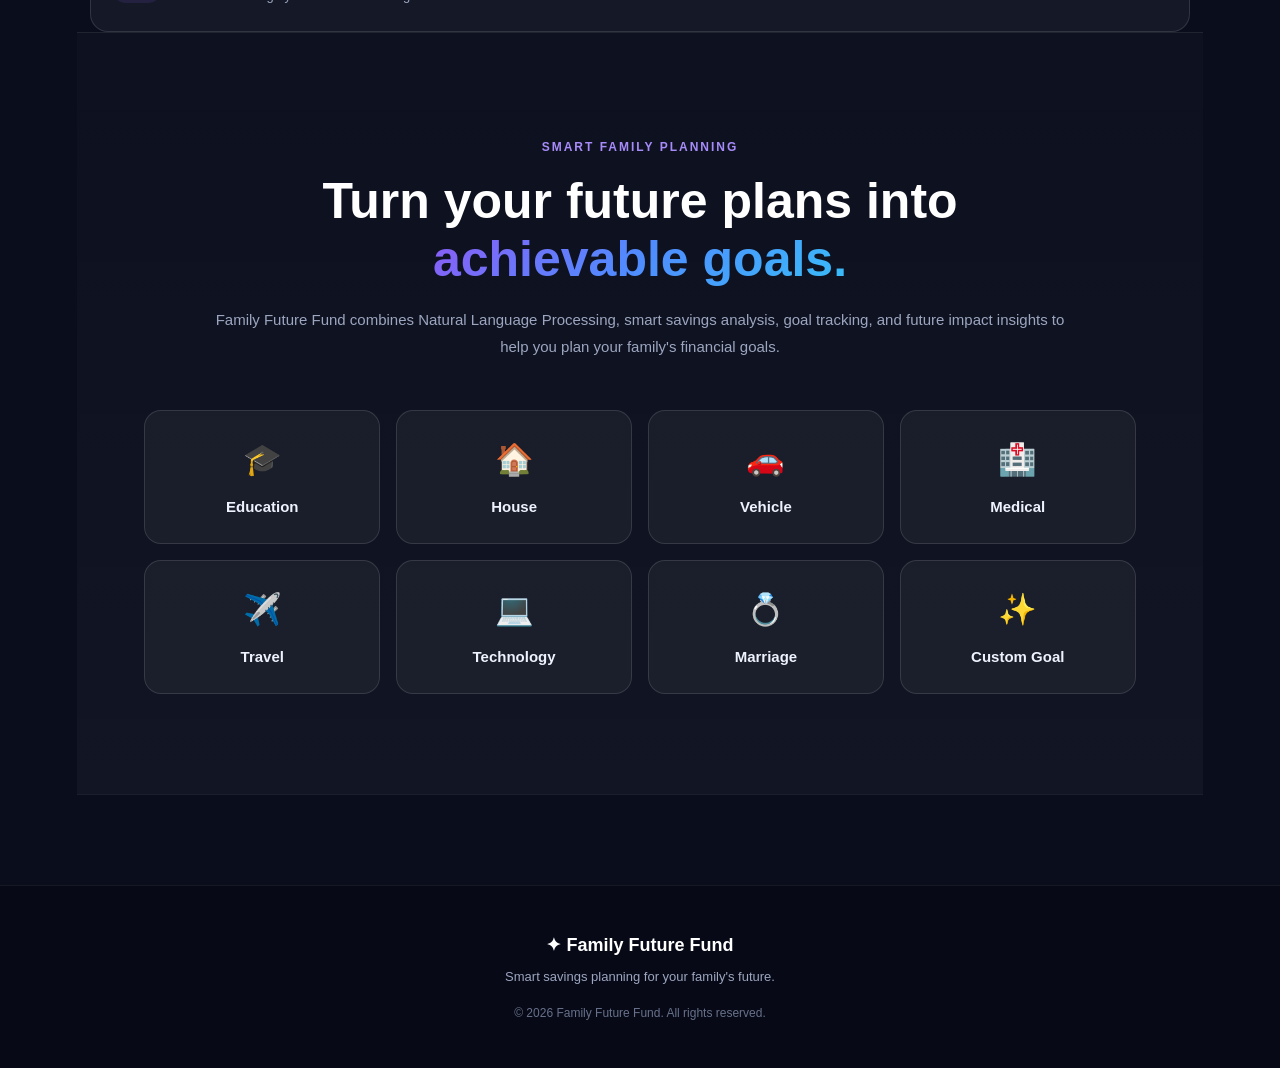
<file: Frontend/savings.html>
<!DOCTYPE html>
<html lang="en">

<head>
    <meta charset="UTF-8">
    <meta name="viewport" content="width=device-width, initial-scale=1.0">

    <title>Savings Details - Family Future Fund</title>

    <link rel="stylesheet" href="style.css">
</head>

<body>


    <!-- ==============================
         NAVBAR
    =============================== -->

    <header class="navbar">

        <div class="brand">
            <span class="brand-icon">✦</span>
            <span>Family Future Fund</span>
        </div>

        <nav class="nav-links">

            <a href="index.html">
                Home
            </a>

            <a href="goal.html">
                Goal Understanding
            </a>

            <a href="savings.html" class="active">
                Savings Details
            </a>

            <a href="result.html">
                Analysis Result
            </a>

            <a href="tracking.html">
                Goal Tracking
            </a>

        </nav>

    </header>


    <!-- ==============================
         MAIN
    =============================== -->

    <main>

        <section class="analysis-page">


            <!-- PAGE HEADER -->

            <div class="analysis-header">

                <div class="hero-badge">
                    💰 Monthly Savings Details
                </div>

                <h1>
                    Your Financial
                    <span>Picture</span>
                </h1>

                <p>
                    Enter your current monthly finances so we can
                    analyze your ability to reach your future goal.
                </p>

            </div>


            <!-- ==============================
                 SELECTED GOAL
            =============================== -->

            <div class="analysis-goal-card">

                <p class="small-label">
                    YOUR SELECTED GOAL
                </p>

                <div class="selected-goal">

                    <div>

                        <h2 id="selectedGoal">
                            Loading...
                        </h2>

                        <p id="selectedCategory">
                            Category
                        </p>

                    </div>


                    <div class="selected-goal-value">

                        <strong id="selectedAmount">
                            ₹0
                        </strong>

                        <span id="selectedDuration">
                            0 months
                        </span>

                    </div>

                </div>

            </div>


            <!-- ==============================
                 FINANCIAL INPUTS
            =============================== -->

            <div class="analysis-card">

                <div class="card-heading">

                    <h2>
                        Your Monthly Finances
                    </h2>

                    <p>
                        Enter your current financial situation.
                    </p>

                </div>


                <div class="finance-grid">


                    <!-- MONTHLY INCOME -->

                    <div class="finance-field">

                        <label>
                            Monthly Income
                        </label>

                        <input
                            type="number"
                            id="monthlyIncome"
                            placeholder="₹50,000"
                            min="0"
                        >

                    </div>


                    <!-- MONTHLY EXPENSES -->

                    <div class="finance-field">

                        <label>
                            Monthly Expenses
                        </label>

                        <input
                            type="number"
                            id="monthlyExpenses"
                            placeholder="₹40,000"
                            min="0"
                        >

                    </div>


                    <!-- MONTHLY SAVING -->

                    <div class="finance-field">

                        <label>
                            I Can Save Per Month
                        </label>

                        <input
                            type="number"
                            id="monthlySaving"
                            placeholder="₹10,000"
                            min="0"
                        >

                    </div>

                </div>


                <!-- ANALYZE BUTTON -->

                <button
                    class="primary-btn"
                    onclick="analyzeSavings()"
                >
                    Analyze My Savings
                    <span>→</span>
                </button>


                <p class="input-hint">
                    Your analysis will be shown on the next page.
                </p>

            </div>

        </section>

    </main>


    <!-- ==============================
         FOOTER
    =============================== -->

    <footer class="footer">

        <div class="footer-brand">
            ✦ Family Future Fund
        </div>

        <p>
            Smart savings planning for your family's future.
        </p>

        <p class="copyright">
            © 2026 Family Future Fund. All rights reserved.
        </p>

    </footer>


    <!-- ==============================
         JAVASCRIPT
    =============================== -->

    <script>

        // =========================================
        // LOAD GOAL DETAILS
        // =========================================

        const goalData =
            JSON.parse(
                localStorage.getItem("goalDetails")
            );


        if (!goalData) {

            alert("Goal information not found.");

            window.location.href =
                "index.html";

        }


        // =========================================
        // DISPLAY SELECTED GOAL
        // =========================================

        document.getElementById(
            "selectedGoal"
        ).textContent =
            goalData.goalName;


        document.getElementById(
            "selectedCategory"
        ).textContent =
            goalData.category;


        document.getElementById(
            "selectedAmount"
        ).textContent =
            formatCurrency(
                goalData.targetAmount
            );


        document.getElementById(
            "selectedDuration"
        ).textContent =
            goalData.durationMonths +
            " months";


        // =========================================
        // CURRENCY FORMAT
        // =========================================

        function formatCurrency(amount) {

            return "₹" +
                Number(amount).toLocaleString("en-IN");

        }


        // =========================================
        // UPDATE MY GOALS
        // =========================================

        function updateMyGoals(monthlySaving) {

            // -----------------------------------------
            // Update current saved goal
            // -----------------------------------------

            const savedGoal =
                JSON.parse(
                    localStorage.getItem("savedGoal") || "null"
                );


            if (savedGoal) {

                savedGoal.monthlySaving =
                    monthlySaving;

                savedGoal.savedAmount =
                    monthlySaving;

                localStorage.setItem(
                    "savedGoal",
                    JSON.stringify(savedGoal)
                );

            }


            // -----------------------------------------
            // Update My Goals history
            // -----------------------------------------

            const myGoals =
                JSON.parse(
                    localStorage.getItem("myGoals") || "[]"
                );


            if (myGoals.length === 0) {
                return;
            }


            myGoals.forEach(function(goal) {

                let isSameGoal = false;


                // First preference: goalId
                if (
                    savedGoal &&
                    savedGoal.goalId &&
                    goal.goalId &&
                    String(goal.goalId) ===
                    String(savedGoal.goalId)
                ) {

                    isSameGoal = true;

                }


                // Fallback: match goal details
                if (!isSameGoal) {

                    isSameGoal =
                        String(goal.goalName) ===
                            String(goalData.goalName) &&

                        String(goal.category) ===
                            String(goalData.category) &&

                        Number(goal.targetAmount) ===
                            Number(goalData.targetAmount) &&

                        Number(goal.durationMonths) ===
                            Number(goalData.durationMonths);

                }


                // -------------------------------------
                // Update matching goal
                // -------------------------------------

                if (isSameGoal) {

                    goal.monthlySaving =
                        monthlySaving;

                    goal.savedAmount =
                        monthlySaving;

                }

            });


            localStorage.setItem(
                "myGoals",
                JSON.stringify(myGoals)
            );

        }


        // =========================================
        // ANALYZE SAVINGS
        // =========================================

        function analyzeSavings() {

            const income =
                Number(
                    document.getElementById(
                        "monthlyIncome"
                    ).value
                );


            const expenses =
                Number(
                    document.getElementById(
                        "monthlyExpenses"
                    ).value
                );


            const monthlySaving =
                Number(
                    document.getElementById(
                        "monthlySaving"
                    ).value
                );


            // Basic validation

            if (income <= 0) {

                alert(
                    "Please enter your monthly income."
                );

                return;
            }


            if (expenses < 0) {

                alert(
                    "Monthly expenses cannot be negative."
                );

                return;
            }


            if (monthlySaving < 0) {

                alert(
                    "Monthly saving cannot be negative."
                );

                return;
            }


            if (expenses > income) {

                alert(
                    "Monthly expenses cannot be greater than monthly income."
                );

                return;
            }


            const target =
                Number(
                    goalData.targetAmount
                );


            const duration =
                Number(
                    goalData.durationMonths
                );


            if (
                target <= 0 ||
                duration <= 0
            ) {

                alert(
                    "Please enter valid goal details."
                );

                return;
            }


            // =====================================
            // SAVINGS CALCULATIONS
            // =====================================

            const expectedSavings =
                monthlySaving * duration;


            const requiredSaving =
                target / duration;


            const amountRemaining =
                Math.max(
                    target - expectedSavings,
                    0
                );


            // =====================================
            // STATUS
            // =====================================

            const status =
                expectedSavings >= target
                ? "🎉 Goal Achievable"
                : "🟡 Needs Additional Saving";


            // =====================================
            // SAVE ANALYSIS DATA
            // =====================================

            const analysisDetails = {

                monthlyIncome:
                    income,

                monthlyExpenses:
                    expenses,

                monthlySaving:
                    monthlySaving,

                expectedSavings:
                    expectedSavings,

                requiredSaving:
                    requiredSaving,

                amountRemaining:
                    amountRemaining,

                status:
                    status
            };


            localStorage.setItem(
                "analysisDetails",
                JSON.stringify(
                    analysisDetails
                )
            );


            // =====================================
            // UPDATE SAVED AMOUNT IN MY GOALS
            // =====================================

            updateMyGoals(
                monthlySaving
            );


            // =====================================
            // GO TO RESULT PAGE
            // =====================================

            window.location.href =
                "result.html";

        }

    </script>

</body>

</html>
</file>
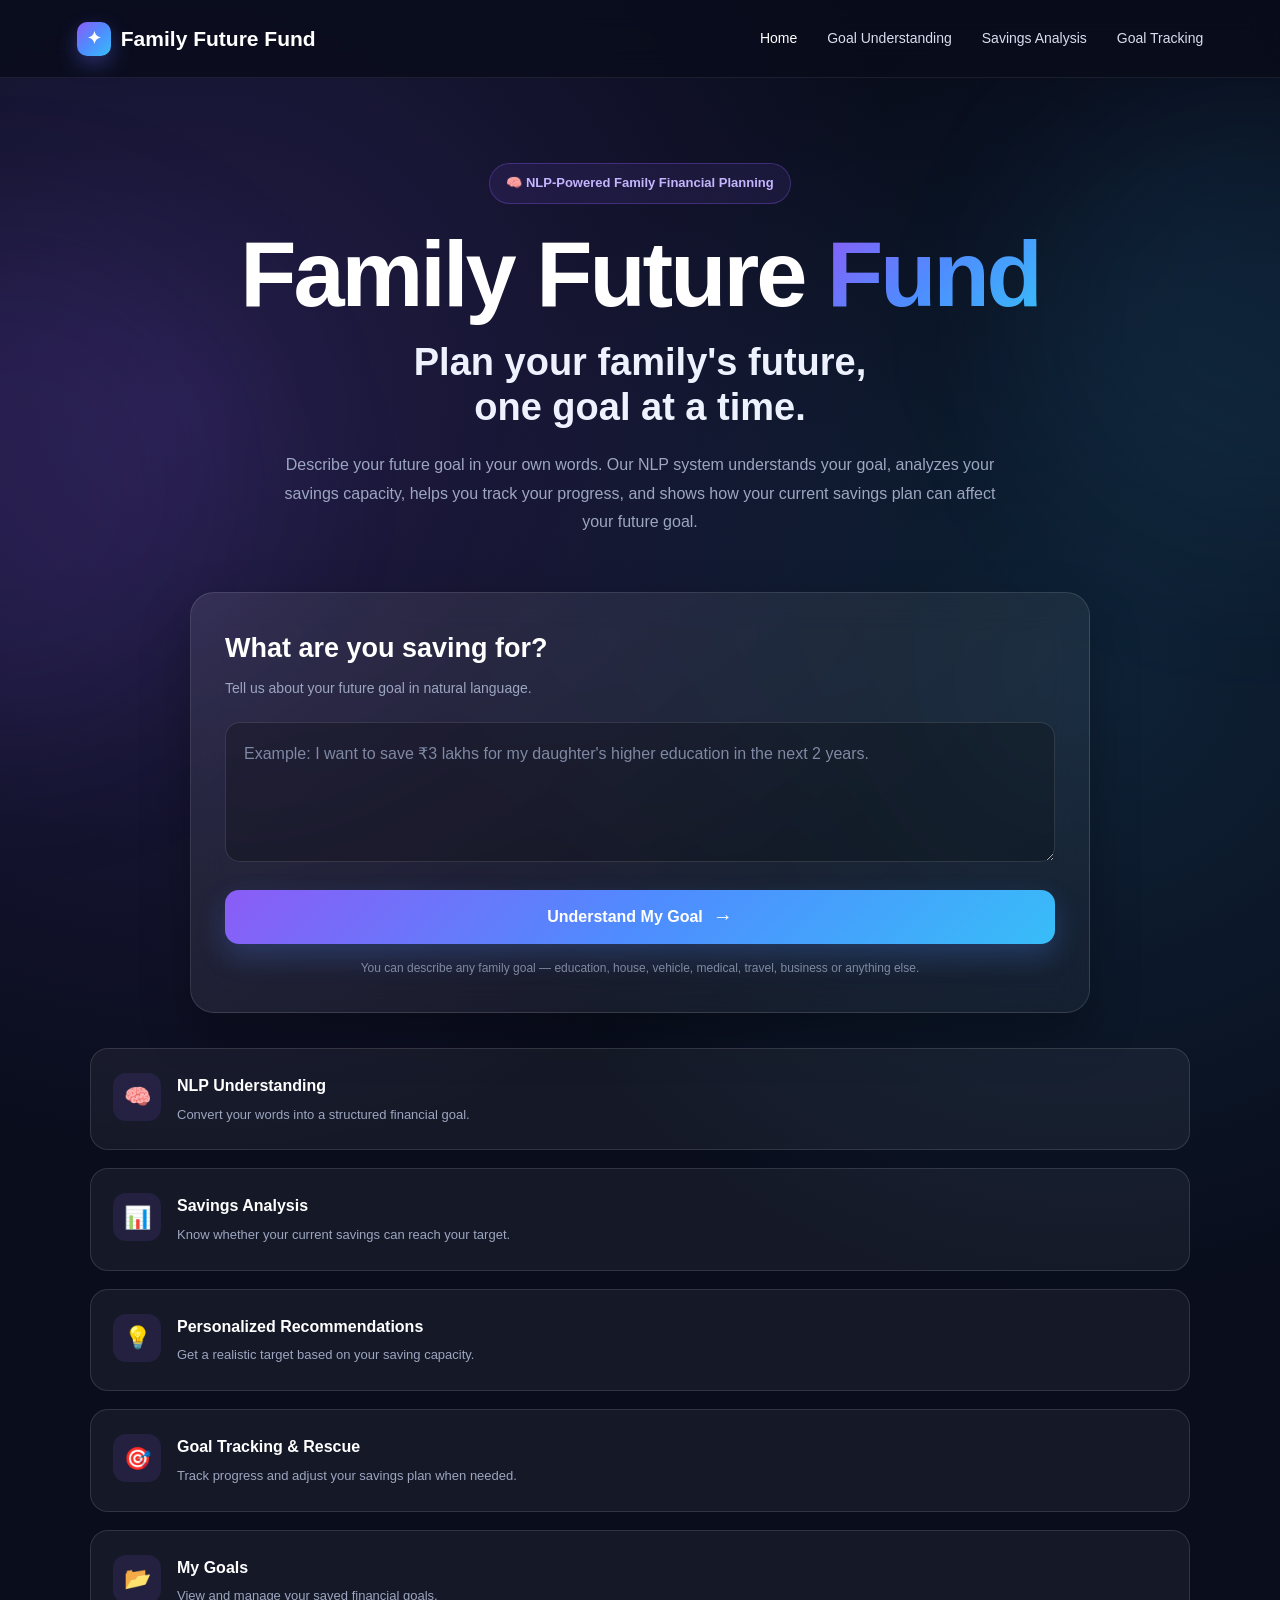
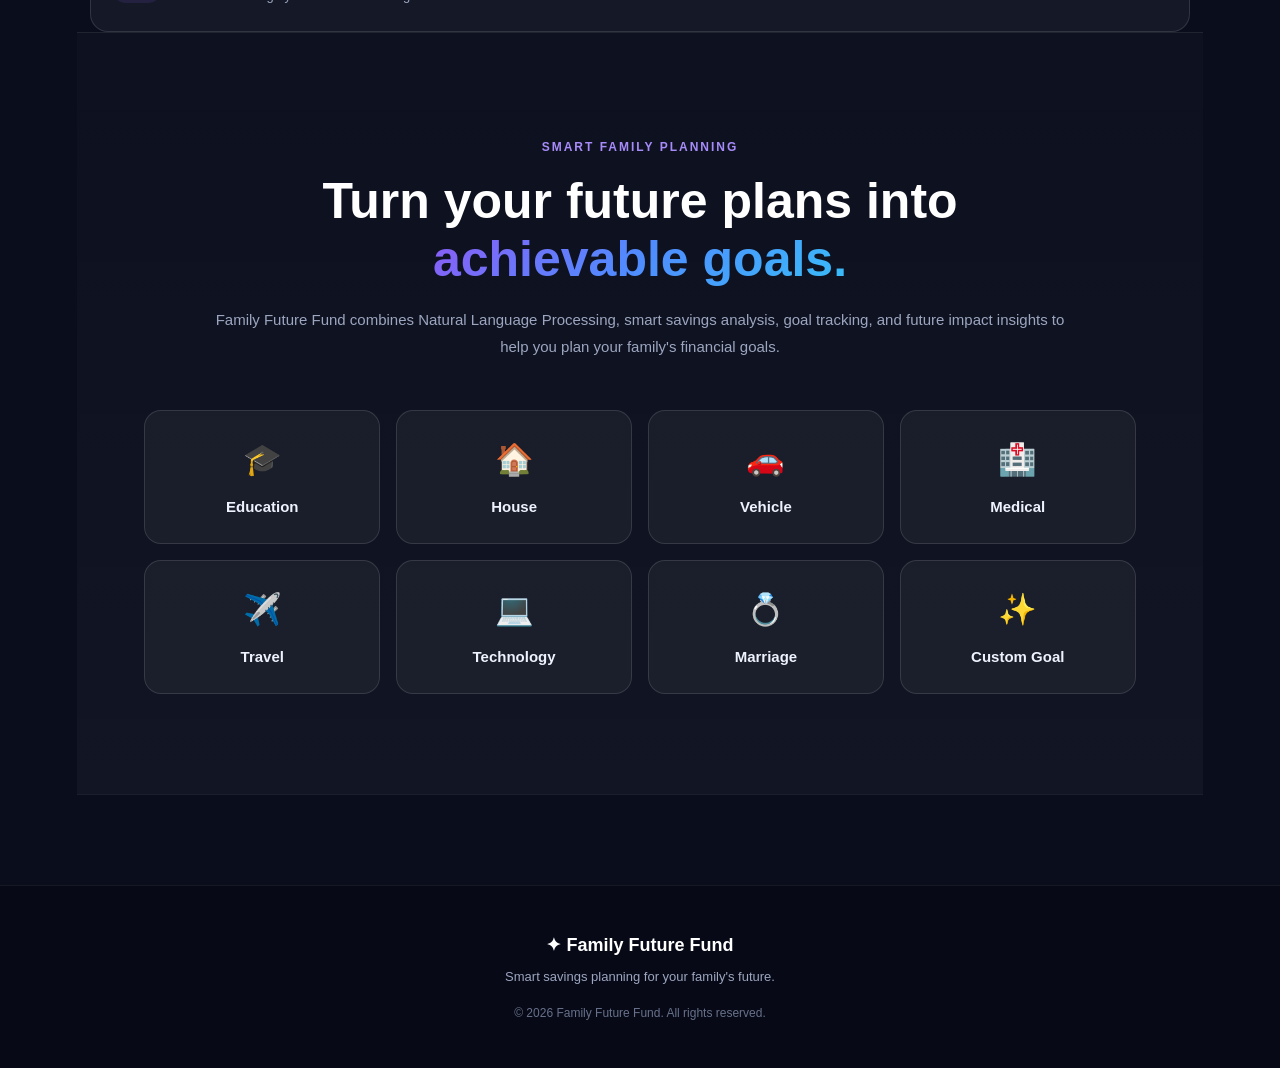
<file: Frontend/tracking.html>
<!DOCTYPE html>
<html lang="en">

<head>
    <meta charset="UTF-8">
    <meta name="viewport" content="width=device-width, initial-scale=1.0">

    <title>Goal Tracking - Family Future Fund</title>

    <link rel="stylesheet" href="style.css">
</head>

<body>

    <!-- NAVBAR -->

    <header class="navbar">

        <div class="brand">
            <span class="brand-icon">✦</span>
            <span>Family Future Fund</span>
        </div>

        <nav class="nav-links">

            <a href="index.html">
                Home
            </a>

            <a href="goal.html">
                Goal Understanding
            </a>

            <a href="savings.html">
                Savings Analysis
            </a>

            <a href="tracking.html" class="active">
                Goal Tracking
            </a>

        </nav>

    </header>


    <!-- MAIN -->

    <main>

        <section class="tracking-page">

            <div class="tracking-header">

                <div class="hero-badge">
                    🎯 Goal Tracking & Rescue
                </div>

                <h1>
                    Your Saved <span>Goals</span>
                </h1>

                <p>
                    Track your savings progress and adjust your plan
                    whenever you need.
                </p>

            </div>


            <!-- SAVED GOAL -->

            <div class="tracking-card">

                <div class="tracking-top">

                    <div>

                        <p class="small-label">
                            SAVED GOAL
                        </p>

                        <h2 id="trackingGoal">
                            Loading...
                        </h2>

                        <p id="trackingCategory">
                            Category
                        </p>

                    </div>

                    <div
                        class="status-badge"
                        id="trackingStatus"
                    >
                        In Progress
                    </div>

                </div>


                <!-- GOAL SUMMARY -->

                <div class="tracking-summary">

                    <div class="summary-item">

                        <span>
                            Target
                        </span>

                        <strong id="trackingTarget">
                            ₹0
                        </strong>

                    </div>


                    <div class="summary-item">

                        <span>
                            Saved
                        </span>

                        <strong id="trackingSaved">
                            ₹0
                        </strong>

                    </div>


                    <div class="summary-item">

                        <span>
                            Remaining
                        </span>

                        <strong id="trackingRemaining">
                            ₹0
                        </strong>

                    </div>


                    <div class="summary-item">

                        <span>
                            Duration
                        </span>

                        <strong id="trackingDuration">
                            0 months
                        </strong>

                    </div>

                </div>


                <!-- PROGRESS -->

                <div class="progress-section">

                    <div class="progress-label">

                        <span>
                            Goal Progress
                        </span>

                        <strong id="progressText">
                            0%
                        </strong>

                    </div>

                    <div class="progress-bar">

                        <div
                            class="progress-fill"
                            id="progressFill"
                        ></div>

                    </div>

                </div>


                <!-- UPDATE SAVINGS -->

                <div class="update-section">

                    <h3>
                        Update Saved Amount
                    </h3>

                    <p>
                        Enter the total amount you have saved so far.
                    </p>

                    <div class="update-row">

                        <input
                            type="number"
                            id="newSavedAmount"
                            placeholder="Enter saved amount"
                            min="0"
                        >

                        <button
                            class="primary-btn"
                            onclick="updateSavedAmount()"
                        >
                            Update Amount
                            →
                        </button>

                    </div>

                </div>


                <!-- GOAL REACHED -->

                <div
                    class="reached-message"
                    id="reachedMessage"
                    style="display: none;"
                >

                    <div class="reached-icon">
                        🎉
                    </div>

                    <h2>
                        Goal Reached!
                    </h2>

                    <p id="reachedText">
                        Congratulations!
                    </p>

                </div>


                <!-- GOAL RESCUE -->

                <div
                    class="tracking-rescue"
                    id="trackingRescue"
                >

                    <div class="rescue-heading">

                        <h3>
                            🛟 Goal Rescue
                        </h3>

                        <p id="rescueMessage">
                            Your current saving plan needs adjustment. Choose an option below.
                        </p>

                    </div>


                    <div class="tracking-rescue-grid">

                        <div class="tracking-rescue-card">

                            <div class="rescue-icon">
                                💪
                            </div>

                            <h4>
                                Save More
                            </h4>

                            <strong id="trackingSaveMore">
                                ₹0 / month
                            </strong>

                            <p>
                                Reach your target within the selected duration.
                            </p>

                        </div>


                        <div class="tracking-rescue-card">

                            <div class="rescue-icon">
                                ⏳
                            </div>

                            <h4>
                                Take More Time
                            </h4>

                            <strong id="trackingMoreTime">
                                0 months
                            </strong>

                            <p>
                                Continue with your current monthly saving.
                            </p>

                        </div>


                        <div class="tracking-rescue-card">

                            <div class="rescue-icon">
                                🎯
                            </div>

                            <h4>
                                Adjust Target
                            </h4>

                            <strong id="trackingTargetOption">
                                ₹0
                            </strong>

                            <p>
                                Keep the current savings and duration.
                            </p>

                        </div>

                    </div>

                </div>


                <!-- MY GOALS BUTTON -->

                <div style="text-align: center; margin-top: 30px;">

                    <button
                        type="button"
                        class="primary-btn"
                        onclick="window.location.href='my-goals.html'"
                    >
                        📂 My Goals →
                    </button>

                </div>

            </div>

        </section>

    </main>


    <!-- FOOTER -->

    <footer class="footer">

        <div class="footer-brand">
            ✦ Family Future Fund
        </div>

        <p>
            Smart savings planning for your family's future.
        </p>

        <p class="copyright">
            © 2026 Family Future Fund. All rights reserved.
        </p>

    </footer>


    <script>

        let savedGoal =
            JSON.parse(
                localStorage.getItem("savedGoal")
            );

        let analysisData =
            JSON.parse(
                localStorage.getItem("analysisDetails")
            );


        if (!savedGoal) {

            alert("No saved goal found.");

            window.location.href =
                "index.html";
        }


        function formatCurrency(amount) {

            return "₹" +
                Number(amount).toLocaleString("en-IN");
        }


        async function loadGoal() {

            try {

                const goalId =
                    savedGoal.goalId;


                if (!goalId) {

                    alert(
                        "Goal ID not found."
                    );

                    return;
                }


                const response =
                    await fetch(
                        "https://familyfuturefund-backend.onrender.com/goal/" + goalId,
                    );


                if (!response.ok) {

                    throw new Error(
                        "Failed to fetch goal."
                    );
                }


                const data =
                    await response.json();


                if (!data.success) {

                    throw new Error(
                        data.message ||
                        "Goal not found."
                    );
                }


                // Get latest goal data from MySQL

                savedGoal = {

                    goalId:
                        data.goal.id,

                    goalName:
                        data.goal.goal_name,

                    category:
                        data.goal.category,

                    targetAmount:
                        data.goal.target_amount,

                    durationMonths:
                        data.goal.duration_months,

                    monthlySaving:
                        data.goal.monthly_saving,

                    savedAmount:
                        data.goal.saved_amount,

                    status:
                        data.goal.status
                };


                // Keep a local copy for the page

                localStorage.setItem(
                    "savedGoal",
                    JSON.stringify(savedGoal)
                );


                document.getElementById(
                    "trackingGoal"
                ).textContent =
                    savedGoal.goalName;


                document.getElementById(
                    "trackingCategory"
                ).textContent =
                    savedGoal.category;


                document.getElementById(
                    "trackingTarget"
                ).textContent =
                    formatCurrency(
                        savedGoal.targetAmount
                    );


                document.getElementById(
                    "trackingSaved"
                ).textContent =
                    formatCurrency(
                        savedGoal.savedAmount
                    );


                document.getElementById(
                    "trackingDuration"
                ).textContent =
                    savedGoal.durationMonths +
                    " months";


                updateProgress();

                updateRescue();


            } catch (error) {

                console.error(
                    "Load Goal Error:",
                    error
                );


                alert(
                    "Could not load goal from database."
                );
            }
        }


        function updateProgress() {

            const target =
                Number(
                    savedGoal.targetAmount
                );


            const saved =
                Number(
                    savedGoal.savedAmount
                );


            const remaining =
                Math.max(
                    target - saved,
                    0
                );


            const progress =
                target > 0
                    ? Math.min(
                        (saved / target) * 100,
                        100
                    )
                    : 0;


            document.getElementById(
                "trackingRemaining"
            ).textContent =
                formatCurrency(
                    remaining
                );


            document.getElementById(
                "trackingSaved"
            ).textContent =
                formatCurrency(
                    saved
                );


            document.getElementById(
                "progressText"
            ).textContent =
                Math.round(progress) +
                "%";


            document.getElementById(
                "progressFill"
            ).style.width =
                progress + "%";


            const status =
                document.getElementById(
                    "trackingStatus"
                );


            const reached =
                document.getElementById(
                    "reachedMessage"
                );


            const rescue =
                document.getElementById(
                    "trackingRescue"
                );


            if (saved >= target) {

                savedGoal.status =
                    "Goal Reached";


                status.textContent =
                    "🎉 Goal Reached";


                status.className =
                    "status-badge reached-status";


                reached.style.display =
                    "block";


                const extra =
                    saved - target;


                document.getElementById(
                    "reachedText"
                ).textContent =
                    extra > 0
                    ? "Your saved amount has crossed the target by " +
                      formatCurrency(extra) +
                      "."
                    : "You have successfully reached your target!";


                rescue.style.display =
                    "none";


            } else {

                savedGoal.status =
                    "In Progress";


                status.textContent =
                    "🟡 In Progress";


                status.className =
                    "status-badge";


                reached.style.display =
                    "none";


                rescue.style.display =
                    "block";
            }


            localStorage.setItem(
                "savedGoal",
                JSON.stringify(savedGoal)
            );


            // Update the same goal inside My Goals history

            let myGoals =
                JSON.parse(
                    localStorage.getItem("myGoals") || "[]"
                );


            const historyIndex =
                myGoals.findIndex(
                    goal =>
                        String(goal.goalId) ===
                        String(savedGoal.goalId)
                );


            if (historyIndex !== -1) {

                myGoals[historyIndex] = {
                    ...myGoals[historyIndex],
                    ...savedGoal
                };


                localStorage.setItem(
                    "myGoals",
                    JSON.stringify(myGoals)
                );
            }

        }


        function updateRescue() {

            if (!savedGoal) {
                return;
            }


            const target =
                Number(savedGoal.targetAmount);


            const duration =
                Number(savedGoal.durationMonths);


            const monthly =
                Number(savedGoal.monthlySaving);


            const saved =
                Number(savedGoal.savedAmount);


            const remaining =
                Math.max(target - saved, 0);


            // Required monthly saving from today

            const requiredMonthly =
                duration > 0
                    ? Math.ceil(remaining / duration)
                    : 0;


            // Months needed with current monthly saving

            const monthsNeeded =
                monthly > 0
                    ? Math.ceil(remaining / monthly)
                    : 0;


            // Target achievable with current saving

            const achievableTarget =
                saved + (monthly * duration);


            // SAVE MORE

            document.getElementById(
                "trackingSaveMore"
            ).textContent =
                formatCurrency(requiredMonthly) +
                " / month";


            // TAKE MORE TIME

            document.getElementById(
                "trackingMoreTime"
            ).textContent =
                monthsNeeded > 0
                    ? monthsNeeded + " months"
                    : "Not available";


            // ADJUST TARGET

            document.getElementById(
                "trackingTargetOption"
            ).textContent =
                formatCurrency(
                    Math.floor(achievableTarget)
                );


            // SMART STATUS

            const rescueMessage =
                document.getElementById(
                    "rescueMessage"
                );


            if (rescueMessage) {

                if (remaining <= 0) {

                    rescueMessage.textContent =
                        "🎉 Goal already achieved! No rescue action is required.";

                } else if (monthly >= requiredMonthly) {

                    rescueMessage.textContent =
                        "🟢 You are on track! Your current monthly saving can reach the goal within the selected duration.";

                } else {

                    const extraMonthly =
                        requiredMonthly - monthly;


                    rescueMessage.textContent =
                        "🟡 Smart Rescue: You need about " +
                        formatCurrency(extraMonthly) +
                        " extra per month to reach the goal on time.";
                }
            }
        }


        async function updateSavedAmount() {

            const input =
                document.getElementById(
                    "newSavedAmount"
                );


            const amount =
                Number(
                    input.value
                );


            if (
                isNaN(amount) ||
                amount < 0
            ) {

                alert(
                    "Please enter a valid saved amount."
                );

                return;
            }


            const target =
                Number(
                    savedGoal.targetAmount
                );


            if (amount > target) {

                const confirmSave =
                    confirm(
                        "Saved amount is greater than the target. Do you want to continue?"
                    );


                if (!confirmSave) {

                    return;
                }
            }


            try {

                const response =
                    await fetch(
                        "https://familyfuturefund-backend.onrender.com/goal/" +
                         savedGoal.goalId +
                        "/saved-amount",
                        {
                            method: "PUT",

                            headers: {
                                "Content-Type":
                                    "application/json"
                            },

                            body: JSON.stringify({
                                saved_amount:
                                    amount
                            })
                        }
                    );


                if (!response.ok) {

                    throw new Error(
                        "Failed to update saved amount."
                    );
                }


                const data =
                    await response.json();


                if (!data.success) {

                    throw new Error(
                        data.message ||
                        "Saved amount update failed."
                    );
                }


                input.value = "";


                alert(
                    "Saved amount updated successfully!"
                );


                // Reload latest data from MySQL

                await loadGoal();


            } catch (error) {

                console.error(
                    "Update Saved Amount Error:",
                    error
                );


                alert(
                    "Could not update saved amount in database."
                );
            }
        }


        loadGoal();

    </script>

</body>

</html>
</file>
<file: Frontend/style.css>
/* =========================================================
   FAMILY FUTURE FUND
   GLOBAL STYLING
========================================================= */

* {
    margin: 0;
    padding: 0;
    box-sizing: border-box;
}

:root {
    --bg-dark: #090d1c;
    --bg-dark-2: #10172b;
    --card: rgba(255, 255, 255, 0.07);
    --card-border: rgba(255, 255, 255, 0.12);

    --white: #ffffff;
    --text-light: #d9def0;
    --text-muted: #9da6c0;

    --purple: #8b5cf6;
    --blue: #4f8cff;
    --cyan: #38bdf8;

    --gradient: linear-gradient(
        135deg,
        #8b5cf6 0%,
        #4f8cff 50%,
        #38bdf8 100%
    );

    --shadow: 0 20px 50px rgba(0, 0, 0, 0.28);
}

html {
    scroll-behavior: smooth;
}

body {
    font-family: Arial, Helvetica, sans-serif;
    background:
        radial-gradient(
            circle at 15% 15%,
            rgba(139, 92, 246, 0.20),
            transparent 30%
        ),
        radial-gradient(
            circle at 85% 25%,
            rgba(56, 189, 248, 0.12),
            transparent 28%
        ),
        var(--bg-dark);

    color: var(--white);
    min-height: 100vh;
    line-height: 1.6;
}


/* =========================================================
   NAVBAR
========================================================= */

.navbar {
    width: 100%;
    min-height: 78px;

    display: flex;
    align-items: center;
    justify-content: space-between;

    padding: 0 6%;

    background: rgba(9, 13, 28, 0.82);
    border-bottom: 1px solid rgba(255, 255, 255, 0.08);

    backdrop-filter: blur(15px);

    position: sticky;
    top: 0;
    z-index: 1000;
}

.brand {
    display: flex;
    align-items: center;
    gap: 10px;

    font-size: 21px;
    font-weight: 700;

    white-space: nowrap;
}

.brand-icon {
    width: 34px;
    height: 34px;

    display: flex;
    align-items: center;
    justify-content: center;

    border-radius: 10px;

    background: var(--gradient);

    color: white;
    font-size: 17px;

    box-shadow: 0 8px 20px rgba(99, 102, 241, 0.35);
}

.nav-links {
    display: flex;
    align-items: center;
    gap: 30px;
}

.nav-links a {
    color: var(--text-light);
    text-decoration: none;

    font-size: 14px;
    font-weight: 500;

    transition: 0.25s ease;
}

.nav-links a:hover {
    color: white;
}

.nav-links a.active {
    color: white;
}


/* =========================================================
   MAIN HERO
========================================================= */

.hero-section {
    width: 100%;

    padding: 85px 6% 90px;

    position: relative;
    overflow: hidden;
}

.hero-section::before {
    content: "";

    position: absolute;

    width: 500px;
    height: 500px;

    left: -250px;
    top: 160px;

    background: rgba(139, 92, 246, 0.10);

    border-radius: 50%;

    filter: blur(80px);

    pointer-events: none;
}

.hero-section::after {
    content: "";

    position: absolute;

    width: 450px;
    height: 450px;

    right: -200px;
    top: 20px;

    background: rgba(56, 189, 248, 0.08);

    border-radius: 50%;

    filter: blur(80px);

    pointer-events: none;
}

.hero-content {
    max-width: 900px;

    margin: 0 auto;

    text-align: center;

    position: relative;
    z-index: 2;
}

.hero-badge {
    display: inline-flex;

    padding: 9px 16px;

    border: 1px solid rgba(139, 92, 246, 0.32);

    border-radius: 50px;

    background: rgba(139, 92, 246, 0.10);

    color: #c4b5fd;

    font-size: 13px;
    font-weight: 600;

    margin-bottom: 24px;
}

.hero-content h1 {
    font-size: clamp(54px, 8vw, 92px);

    line-height: 1.02;

    letter-spacing: -3px;

    font-weight: 800;

    margin-bottom: 18px;
}

.hero-content h1 span {
    background: var(--gradient);

    -webkit-background-clip: text;
    background-clip: text;

    -webkit-text-fill-color: transparent;
}

.hero-title {
    font-size: clamp(25px, 3vw, 38px);

    line-height: 1.2;

    color: #eef2ff;

    font-weight: 600;

    margin-bottom: 20px;
}

.hero-description {
    max-width: 720px;

    margin: 0 auto;

    color: var(--text-muted);

    font-size: 16px;

    line-height: 1.8;
}


/* =========================================================
   GOAL INPUT CARD
========================================================= */

.goal-input-card {
    width: 100%;
    max-width: 900px;

    margin: 55px auto 0;

    padding: 34px;

    border: 1px solid var(--card-border);

    border-radius: 24px;

    background:
        linear-gradient(
            145deg,
            rgba(255,255,255,0.09),
            rgba(255,255,255,0.04)
        );

    box-shadow: var(--shadow);

    backdrop-filter: blur(18px);

    position: relative;
    z-index: 3;
}

.card-heading {
    margin-bottom: 22px;
}

.card-heading h2 {
    font-size: 27px;

    margin-bottom: 7px;
}

.card-heading p {
    color: var(--text-muted);

    font-size: 14px;
}

.goal-input-area textarea {
    width: 100%;

    min-height: 125px;

    resize: vertical;

    padding: 18px;

    border-radius: 15px;

    border: 1px solid rgba(255,255,255,0.12);

    outline: none;

    background: rgba(0, 0, 0, 0.22);

    color: white;

    font-size: 16px;

    font-family: inherit;

    line-height: 1.6;

    transition: 0.25s ease;
}

.goal-input-area textarea::placeholder {
    color: #7f89a4;
}

.goal-input-area textarea:focus {
    border-color: rgba(139, 92, 246, 0.8);

    box-shadow:
        0 0 0 3px rgba(139, 92, 246, 0.10);
}

.primary-btn {
    width: 100%;

    margin-top: 20px;

    min-height: 54px;

    border: none;

    border-radius: 14px;

    background: var(--gradient);

    color: white;

    font-size: 16px;

    font-weight: 700;

    cursor: pointer;

    display: flex;

    align-items: center;

    justify-content: center;

    gap: 10px;

    transition: 0.25s ease;

    box-shadow:
        0 12px 28px rgba(79, 140, 255, 0.24);
}

.primary-btn:hover {
    transform: translateY(-2px);

    box-shadow:
        0 16px 35px rgba(79, 140, 255, 0.34);
}

.primary-btn span {
    font-size: 20px;
}

.input-hint {
    text-align: center;

    margin-top: 15px;

    color: #7f89a4;

    font-size: 12px;
}


/* =========================================================
   HIGHLIGHTS
========================================================= */

.highlight-section {
    width: 100%;
    max-width: 1100px;

    margin: 35px auto 0;

    display: grid;

    .highlight-section {
    display: grid;
    grid-template-columns: repeat(2, 1fr);
    gap: 24px;
}

    gap: 18px;

    position: relative;
    z-index: 3;
}

.highlight-card {
    padding: 24px 22px;

    border: 1px solid var(--card-border);

    border-radius: 18px;

    background: rgba(255,255,255,0.05);

    display: flex;

    align-items: flex-start;

    gap: 16px;

    transition: 0.25s ease;
}

.highlight-card:hover {
    transform: translateY(-4px);

    border-color: rgba(139, 92, 246, 0.35);

    background: rgba(255,255,255,0.07);
}

.highlight-icon {
    min-width: 48px;
    width: 48px;
    height: 48px;

    display: flex;
    align-items: center;
    justify-content: center;

    border-radius: 13px;

    background: rgba(139, 92, 246, 0.12);

    font-size: 22px;
}

.highlight-card h3 {
    font-size: 16px;

    margin-bottom: 6px;
}

.highlight-card p {
    color: var(--text-muted);

    font-size: 13px;

    line-height: 1.6;
}


/* =========================================================
   INFO SECTION
========================================================= */

.info-section {
    width: 100%;

    padding: 100px 6%;

    background:
        linear-gradient(
            180deg,
            rgba(255,255,255,0.015),
            rgba(255,255,255,0.035)
        );

    border-top: 1px solid rgba(255,255,255,0.06);

    border-bottom: 1px solid rgba(255,255,255,0.06);
}

.section-heading {
    max-width: 850px;

    text-align: center;

    margin: 0 auto 50px;
}

.section-heading > span {
    color: #a78bfa;

    font-size: 12px;

    letter-spacing: 2px;

    font-weight: 700;
}

.section-heading h2 {
    font-size: clamp(32px, 4vw, 50px);

    line-height: 1.15;

    margin: 15px 0 18px;
}

.section-heading h2 strong {
    background: var(--gradient);

    -webkit-background-clip: text;
    background-clip: text;

    -webkit-text-fill-color: transparent;
}

.section-heading p {
    color: var(--text-muted);

    font-size: 15px;

    line-height: 1.8;
}


/* =========================================================
   GOAL TYPE CARDS
========================================================= */

.goal-types {
    max-width: 1100px;

    margin: 0 auto;

    display: grid;

    grid-template-columns: repeat(4, 1fr);

    gap: 16px;
}

.goal-type-card {
    padding: 24px 18px;

    border: 1px solid var(--card-border);

    border-radius: 17px;

    background: rgba(255,255,255,0.045);

    text-align: center;

    transition: 0.25s ease;
}

.goal-type-card:hover {
    transform: translateY(-5px);

    border-color: rgba(79, 140, 255, 0.35);

    background: rgba(255,255,255,0.07);
}

.goal-type-card span {
    display: block;

    font-size: 31px;

    margin-bottom: 10px;
}

.goal-type-card h3 {
    font-size: 15px;

    color: #eef2ff;
}


/* =========================================================
   FOOTER
========================================================= */

.footer {
    padding: 45px 6%;

    text-align: center;

    background: #070a16;

    border-top: 1px solid rgba(255,255,255,0.06);

    color: var(--text-muted);
}

.footer-brand {
    color: white;

    font-size: 18px;

    font-weight: 700;

    margin-bottom: 8px;
}

.footer p {
    font-size: 13px;
}

.footer .copyright {
    margin-top: 16px;

    color: #68718b;

    font-size: 12px;
}


/* =========================================================
   GENERAL FORM STYLING
   FOR FUTURE PAGES
========================================================= */

input,
select,
textarea,
button {
    font-family: inherit;
}

input,
select {
    outline: none;
}


/* =========================================================
   RESPONSIVE
========================================================= */

@media (max-width: 1050px) {

    .nav-links {
        gap: 18px;
    }

    .nav-links a {
        font-size: 13px;
    }

    .highlight-section {
        grid-template-columns: 1fr;
    }

    .goal-types {
        grid-template-columns: repeat(2, 1fr);
    }
}


@media (max-width: 780px) {

    .navbar {
        padding: 0 5%;
    }

    .nav-links {
        display: none;
    }

    .hero-section {
        padding: 65px 5% 70px;
    }

    .goal-input-card {
        padding: 24px;
    }

    .hero-content h1 {
        letter-spacing: -2px;
    }

    .info-section {
        padding: 75px 5%;
    }
}


@media (max-width: 520px) {

    .brand {
        font-size: 17px;
    }

    .brand-icon {
        width: 30px;
        height: 30px;
        font-size: 15px;
    }

    .hero-badge {
        font-size: 11px;
    }

    .hero-title {
        font-size: 23px;
    }

    .hero-description {
        font-size: 14px;
    }

    .goal-input-card {
        padding: 20px;
        border-radius: 18px;
    }

    .card-heading h2 {
        font-size: 22px;
    }

    .goal-input-area textarea {
        min-height: 120px;
        font-size: 14px;
    }

    .goal-types {
        grid-template-columns: 1fr;
    }

    .section-heading h2 {
        font-size: 31px;
    }
}
/* =========================================================
   SAVINGS ANALYSIS PAGE
========================================================= */

.analysis-page {
    width: 90%;
    max-width: 1050px;
    margin: 70px auto;
}

.analysis-header {
    text-align: center;
    margin-bottom: 45px;
}

.analysis-header h1 {
    font-size: clamp(40px, 6vw, 65px);
    line-height: 1.1;
    margin: 18px 0;
}

.analysis-header h1 span {
    background: var(--gradient);
    -webkit-background-clip: text;
    background-clip: text;
    -webkit-text-fill-color: transparent;
}

.analysis-header p {
    color: var(--text-muted);
}

.analysis-goal-card,
.analysis-card,
.analysis-result-card {
    padding: 30px;
    margin-bottom: 25px;

    border: 1px solid var(--card-border);
    border-radius: 22px;

    background: rgba(255,255,255,0.06);

    box-shadow: var(--shadow);
}

.small-label {
    color: #a78bfa;
    font-size: 11px;
    font-weight: 700;
    letter-spacing: 2px;
    margin-bottom: 15px;
}

.selected-goal {
    display: flex;
    align-items: center;
    justify-content: space-between;
    gap: 20px;
}

.selected-goal h2 {
    font-size: 28px;
    margin-bottom: 4px;
}

.selected-goal p {
    color: var(--text-muted);
}

.selected-goal-value {
    text-align: right;
}

.selected-goal-value strong {
    display: block;
    font-size: 28px;
    color: #ffffff;
}

.selected-goal-value span {
    color: var(--text-muted);
    font-size: 13px;
}

.finance-grid {
    display: grid;
    grid-template-columns: repeat(3, 1fr);
    gap: 18px;
    margin-top: 25px;
}

.finance-field {
    display: flex;
    flex-direction: column;
    gap: 8px;
}

.finance-field label {
    color: var(--text-light);
    font-size: 13px;
    font-weight: 600;
}

.finance-field input {
    width: 100%;
    height: 50px;
    padding: 0 14px;

    border-radius: 10px;
    border: 1px solid rgba(255,255,255,0.12);

    background: rgba(0,0,0,0.22);
    color: white;

    outline: none;
    font-size: 15px;
}

.finance-field input:focus {
    border-color: var(--purple);
}

.result-grid {
    display: grid;
    grid-template-columns: repeat(4, 1fr);
    gap: 15px;
    margin-top: 25px;
}

.result-box {
    padding: 22px;

    border-radius: 15px;

    background: rgba(0,0,0,0.20);

    border: 1px solid rgba(255,255,255,0.08);
}

.result-box span {
    display: block;
    color: var(--text-muted);
    font-size: 12px;
    margin-bottom: 8px;
}

.result-box strong {
    display: block;
    font-size: 21px;
}

.success-status {
    color: #4ade80 !important;
}

.warning-status {
    color: #fbbf24 !important;
}

.analysis-message {
    margin-top: 20px;
    padding: 18px;

    border-radius: 12px;

    background: rgba(139,92,246,0.08);

    color: var(--text-light);

    line-height: 1.7;
}

.rescue-section {
    margin-top: 35px;
    padding-top: 30px;

    border-top: 1px solid rgba(255,255,255,0.08);
}

.rescue-section h3 {
    font-size: 23px;
    margin-bottom: 8px;
}

.rescue-section > p {
    color: var(--text-muted);
    margin-bottom: 20px;
}

.rescue-grid {
    display: grid;
    grid-template-columns: repeat(3, 1fr);
    gap: 16px;
}

.rescue-card {
    padding: 22px;

    border-radius: 17px;

    background: rgba(255,255,255,0.045);

    border: 1px solid var(--card-border);
}

.rescue-icon {
    font-size: 28px;
    margin-bottom: 10px;
}

.rescue-card h4 {
    font-size: 17px;
    margin-bottom: 8px;
}

.rescue-card p {
    color: var(--text-muted);
    font-size: 13px;
    margin-bottom: 14px;
}

.rescue-card strong {
    display: block;
    color: #c4b5fd;
    font-size: 19px;
    margin-bottom: 5px;
}

.rescue-card span {
    color: #7f89a4;
    font-size: 12px;
}

.save-goal-btn {
    margin-top: 30px;
}

@media (max-width: 850px) {

    .finance-grid,
    .result-grid {
        grid-template-columns: 1fr 1fr;
    }

    .rescue-grid {
        grid-template-columns: 1fr;
    }

}

@media (max-width: 600px) {

    .analysis-page {
        width: 92%;
    }

    .analysis-goal-card,
    .analysis-card,
    .analysis-result-card {
        padding: 22px;
    }

    .selected-goal {
        flex-direction: column;
        align-items: flex-start;
    }

    .selected-goal-value {
        text-align: left;
    }

    .finance-grid,
    .result-grid {
        grid-template-columns: 1fr;
    }

}
/* =========================================================
   GOAL TRACKING PAGE
========================================================= */

.tracking-page {
    width: 90%;
    max-width: 1050px;
    margin: 70px auto;
}

.tracking-header {
    text-align: center;
    margin-bottom: 45px;
}

.tracking-header h1 {
    font-size: clamp(40px, 6vw, 65px);
    line-height: 1.1;
    margin: 18px 0;
}

.tracking-header h1 span {
    background: var(--gradient);
    -webkit-background-clip: text;
    background-clip: text;
    -webkit-text-fill-color: transparent;
}

.tracking-header p {
    color: var(--text-muted);
}

.tracking-card {
    padding: 32px;

    border: 1px solid var(--card-border);
    border-radius: 22px;

    background: rgba(255,255,255,0.06);

    box-shadow: var(--shadow);
}

.tracking-top {
    display: flex;
    align-items: center;
    justify-content: space-between;
    gap: 20px;

    padding-bottom: 25px;
    border-bottom: 1px solid rgba(255,255,255,0.08);
}

.tracking-top h2 {
    font-size: 30px;
    margin-bottom: 4px;
}

.tracking-top p {
    color: var(--text-muted);
}

.status-badge {
    padding: 9px 15px;

    border-radius: 50px;

    background: rgba(251,191,36,0.12);
    color: #fbbf24;

    border: 1px solid rgba(251,191,36,0.20);

    font-size: 13px;
    font-weight: 700;
}

.reached-status {
    background: rgba(74,222,128,0.12);
    color: #4ade80;
    border-color: rgba(74,222,128,0.20);
}

.tracking-summary {
    display: grid;
    grid-template-columns: repeat(4, 1fr);
    gap: 15px;

    margin: 30px 0;
}

.summary-item {
    padding: 20px;

    border-radius: 15px;

    background: rgba(0,0,0,0.20);

    border: 1px solid rgba(255,255,255,0.08);
}

.summary-item span {
    display: block;
    color: var(--text-muted);
    font-size: 12px;
    margin-bottom: 7px;
}

.summary-item strong {
    font-size: 21px;
}

.progress-section {
    margin: 30px 0;
}

.progress-label {
    display: flex;
    justify-content: space-between;
    align-items: center;

    margin-bottom: 10px;

    color: var(--text-light);
}

.progress-label strong {
    color: #a78bfa;
}

.progress-bar {
    width: 100%;
    height: 13px;

    border-radius: 20px;

    background: rgba(255,255,255,0.08);

    overflow: hidden;
}

.progress-fill {
    width: 0%;
    height: 100%;

    border-radius: 20px;

    background: var(--gradient);

    transition: width 0.4s ease;
}

.update-section {
    padding-top: 30px;

    border-top: 1px solid rgba(255,255,255,0.08);
}

.update-section h3 {
    font-size: 21px;
    margin-bottom: 5px;
}

.update-section > p {
    color: var(--text-muted);
    font-size: 13px;
    margin-bottom: 18px;
}

.update-row {
    display: flex;
    gap: 12px;
}

.update-row input {
    flex: 1;

    height: 52px;
    padding: 0 14px;

    border-radius: 11px;
    border: 1px solid rgba(255,255,255,0.12);

    background: rgba(0,0,0,0.22);
    color: white;

    outline: none;
    font-size: 15px;
}

.update-row input:focus {
    border-color: var(--purple);
}

.update-row .primary-btn {
    width: auto;
    margin-top: 0;
    padding: 0 25px;
}

.reached-message {
    margin-top: 30px;

    padding: 30px;

    text-align: center;

    border-radius: 18px;

    background: rgba(74,222,128,0.08);

    border: 1px solid rgba(74,222,128,0.20);
}

.reached-icon {
    font-size: 42px;
    margin-bottom: 8px;
}

.reached-message h2 {
    color: #4ade80;
    margin-bottom: 8px;
}

.reached-message p {
    color: var(--text-muted);
}

.tracking-rescue {
    margin-top: 35px;

    padding-top: 30px;

    border-top: 1px solid rgba(255,255,255,0.08);
}

.rescue-heading h3 {
    font-size: 23px;
    margin-bottom: 6px;
}

.rescue-heading p {
    color: var(--text-muted);
    margin-bottom: 22px;
}

.tracking-rescue-grid {
    display: grid;
    grid-template-columns: repeat(3, 1fr);
    gap: 16px;
}

.tracking-rescue-card {
    padding: 22px;

    border-radius: 17px;

    background: rgba(255,255,255,0.045);

    border: 1px solid var(--card-border);
}

.tracking-rescue-card .rescue-icon {
    font-size: 28px;
    margin-bottom: 9px;
}

.tracking-rescue-card h4 {
    font-size: 17px;
    margin-bottom: 8px;
}

.tracking-rescue-card strong {
    display: block;

    color: #c4b5fd;

    font-size: 20px;

    margin-bottom: 9px;
}

.tracking-rescue-card p {
    color: var(--text-muted);
    font-size: 13px;
    line-height: 1.6;
}

@media (max-width: 850px) {

    .tracking-summary {
        grid-template-columns: 1fr 1fr;
    }

    .tracking-rescue-grid {
        grid-template-columns: 1fr;
    }

}

@media (max-width: 600px) {

    .tracking-card {
        padding: 22px;
    }

    .tracking-top {
        flex-direction: column;
        align-items: flex-start;
    }

    .tracking-summary {
        grid-template-columns: 1fr;
    }

    .update-row {
        flex-direction: column;
    }

    .update-row .primary-btn {
        width: 100%;
    }

}
/* =========================================================
   RESULT PAGE
========================================================= */

.result-page {
    width: 90%;
    max-width: 1100px;
    margin: 70px auto;
}

.result-header {
    text-align: center;
    margin-bottom: 45px;
}

.result-header h1 {
    font-size: clamp(42px, 6vw, 68px);
    line-height: 1.08;
    margin: 18px 0;
}

.result-header h1 span {
    background: var(--gradient);
    -webkit-background-clip: text;
    background-clip: text;
    -webkit-text-fill-color: transparent;
}

.result-header p {
    color: var(--text-muted);
    font-size: 15px;
}


/* Goal summary */

.result-goal-card {
    padding: 28px 30px;

    display: flex;
    justify-content: space-between;
    align-items: center;
    gap: 20px;

    background: rgba(255,255,255,0.06);

    border: 1px solid var(--card-border);
    border-radius: 22px;

    box-shadow: var(--shadow);

    margin-bottom: 25px;
}

.result-goal-card h2 {
    font-size: 28px;
    margin-bottom: 5px;
}

.result-goal-card p:not(.small-label) {
    color: var(--text-muted);
}

.result-goal-target {
    text-align: right;
}

.result-goal-target strong {
    display: block;
    font-size: 30px;
}

.result-goal-target span {
    color: var(--text-muted);
    font-size: 13px;
}


/* Result statistics */

.result-stat-grid {
    display: grid;
    grid-template-columns: repeat(4, 1fr);
    gap: 16px;

    margin-bottom: 25px;
}

.result-stat-card {
    padding: 25px;

    background: rgba(255,255,255,0.055);

    border: 1px solid var(--card-border);
    border-radius: 18px;

    box-shadow: 0 12px 30px rgba(0,0,0,0.18);
}

.stat-icon {
    width: 46px;
    height: 46px;

    display: flex;
    align-items: center;
    justify-content: center;

    border-radius: 13px;

    background: rgba(139,92,246,0.12);

    font-size: 22px;

    margin-bottom: 18px;
}

.result-stat-card span {
    display: block;

    color: var(--text-muted);

    font-size: 12px;

    margin-bottom: 8px;
}

.result-stat-card strong {
    font-size: 22px;
}

.status-result-card strong {
    color: #fbbf24;
}


/* Result message */

.result-message {
    padding: 22px 25px;

    border-radius: 18px;

    display: flex;
    align-items: flex-start;
    gap: 15px;

    margin-bottom: 35px;
}

.success-message {
    background: rgba(74,222,128,0.08);

    border: 1px solid rgba(74,222,128,0.20);
}

.warning-message {
    background: rgba(251,191,36,0.08);

    border: 1px solid rgba(251,191,36,0.20);
}

.message-icon {
    font-size: 28px;
}

.result-message h3 {
    font-size: 19px;
    margin-bottom: 7px;
}

.result-message p {
    color: var(--text-light);
    line-height: 1.7;
    font-size: 14px;
}


/* Goal rescue */

.result-rescue {
    padding: 30px;

    border-radius: 22px;

    background:
        linear-gradient(
            145deg,
            rgba(139,92,246,0.08),
            rgba(56,189,248,0.04)
        );

    border: 1px solid var(--card-border);

    margin-bottom: 35px;
}

.rescue-label {
    color: #a78bfa;

    font-size: 11px;

    letter-spacing: 2px;

    font-weight: 700;
}

.rescue-header h2 {
    font-size: 27px;

    margin: 8px 0;
}

.rescue-header p {
    color: var(--text-muted);

    max-width: 720px;

    font-size: 14px;
}

.result-rescue-grid {
    display: grid;
    grid-template-columns: repeat(3, 1fr);
    gap: 16px;

    margin-top: 25px;
}

.result-rescue-card {
    padding: 23px;

    border-radius: 17px;

    background: rgba(255,255,255,0.045);

    border: 1px solid var(--card-border);

    transition: 0.25s ease;
}

.result-rescue-card:hover {
    transform: translateY(-4px);

    border-color: rgba(139,92,246,0.35);

    background: rgba(255,255,255,0.07);
}

.rescue-card-icon {
    font-size: 30px;

    margin-bottom: 10px;
}

.result-rescue-card h3 {
    font-size: 18px;

    margin-bottom: 10px;
}

.result-rescue-card p {
    color: var(--text-muted);

    font-size: 13px;

    line-height: 1.6;

    margin-bottom: 14px;
}

.result-rescue-card strong {
    display: block;

    color: #c4b5fd;

    font-size: 20px;

    margin-bottom: 4px;
}

.result-rescue-card span {
    color: #76809a;

    font-size: 12px;
}


/* Save button */

.result-action {
    max-width: 500px;

    margin: 0 auto;

    text-align: center;
}

.result-action .primary-btn {
    margin-top: 0;
}

.result-action p {
    color: #75809a;

    font-size: 12px;

    margin-top: 12px;
}


/* Responsive */

@media (max-width: 900px) {

    .result-stat-grid {
        grid-template-columns: 1fr 1fr;
    }

    .result-rescue-grid {
        grid-template-columns: 1fr;
    }

}


@media (max-width: 600px) {

    .result-page {
        width: 92%;
    }

    .result-goal-card {
        flex-direction: column;

        align-items: flex-start;
    }

    .result-goal-target {
        text-align: left;
    }

    .result-stat-grid {
        grid-template-columns: 1fr;
    }

    .result-rescue {
        padding: 22px;
    }

}
/* ==============================
   SUMMARY PAGE FIX
============================== */

.summary-card {
    background: rgba(20, 27, 45, 0.95);
    color: #ffffff;
    border: 1px solid rgba(120, 140, 180, 0.25);
    box-shadow: 0 15px 35px rgba(0, 0, 0, 0.25);
}

.summary-card h2 {
    color: #ffffff;
}

.summary-card p {
    color: #aeb9d0;
}

.summary-card strong {
    color: #ffffff;
}

#summaryGoal {
    color: #ffffff;
}

#smartInsight {
    color: #d7def0;
}

/* Goal progress */
.summary-card progress {
    accent-color: #6366f1;
}
/* =========================================
   FAMILY FUTURE SUMMARY - DARK THEME FIX
========================================= */

.summary-card {
    background: #171b2b !important;
    color: #ffffff !important;
    border: 1px solid rgba(130, 145, 180, 0.25) !important;
}

.summary-card h2,
.summary-card h3 {
    color: #ffffff !important;
}

.summary-card p {
    color: #aeb9d0 !important;
}

.summary-card strong {
    color: #ffffff !important;
}


/* Smart Insight */

.summary-card:has(#smartInsight) {
    background: #171b2b !important;
}

#smartInsight {
    color: #d7def0 !important;
}


/* Future Goal Impact */

.future-impact,
.future-impact-card,
.impact-section,
.impact-card {
    background: #171b2b !important;
    color: #ffffff !important;
    border-color: rgba(130, 145, 180, 0.25) !important;
}

.future-impact h2,
.future-impact h3,
.future-impact-card h2,
.future-impact-card h3,
.impact-section h2,
.impact-section h3,
.impact-card h2,
.impact-card h3 {
    color: #ffffff !important;
}

.future-impact p,
.future-impact-card p,
.impact-section p,
.impact-card p {
    color: #aeb9d0 !important;
}


/* Inner Future Impact boxes */

.future-impact .impact-box,
.future-impact-card .impact-box,
.impact-section .impact-box,
.impact-card .impact-box {
    background: #1d2335 !important;
    color: #ffffff !important;
    border-color: rgba(130, 145, 180, 0.22) !important;
}


/* Meaning / explanation box */

.future-impact .meaning,
.future-impact-card .meaning,
.impact-section .meaning,
.impact-card .meaning {
    background: #20273a !important;
    color: #d7def0 !important;
}
</file>
